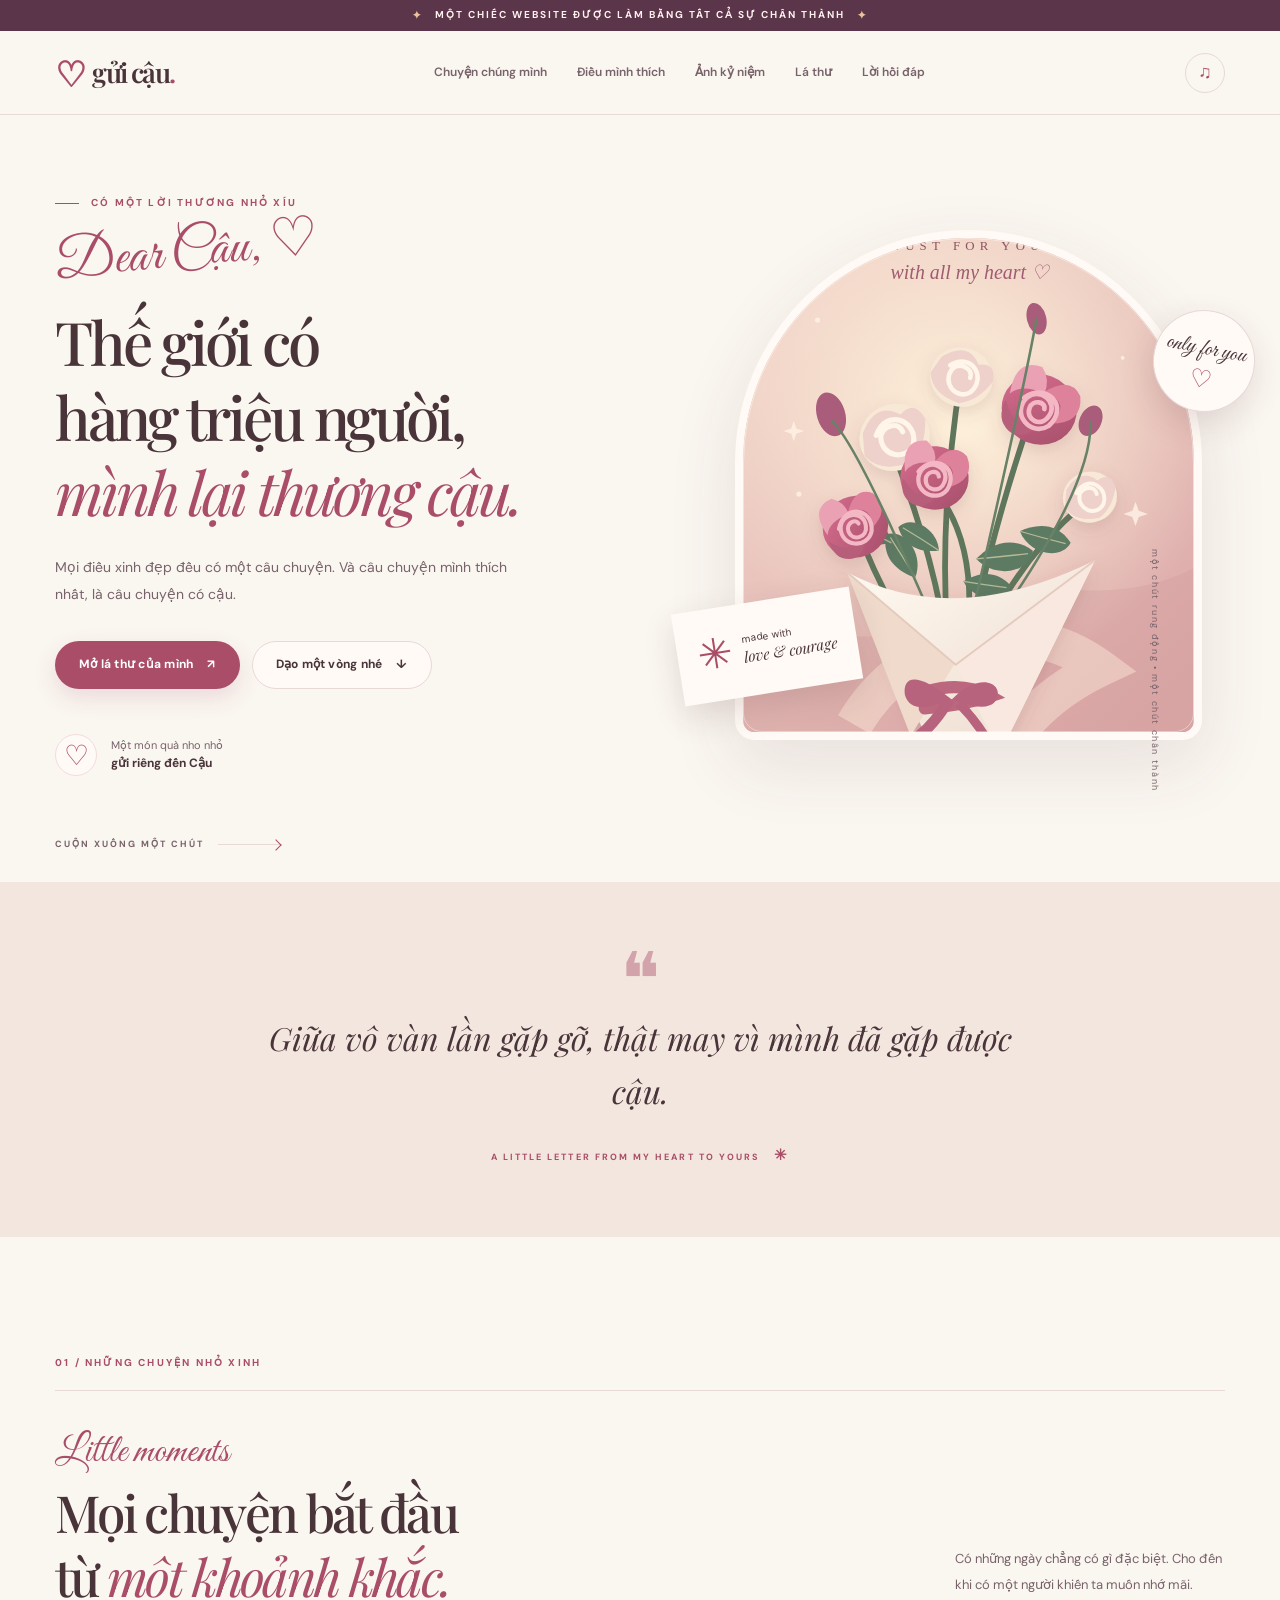
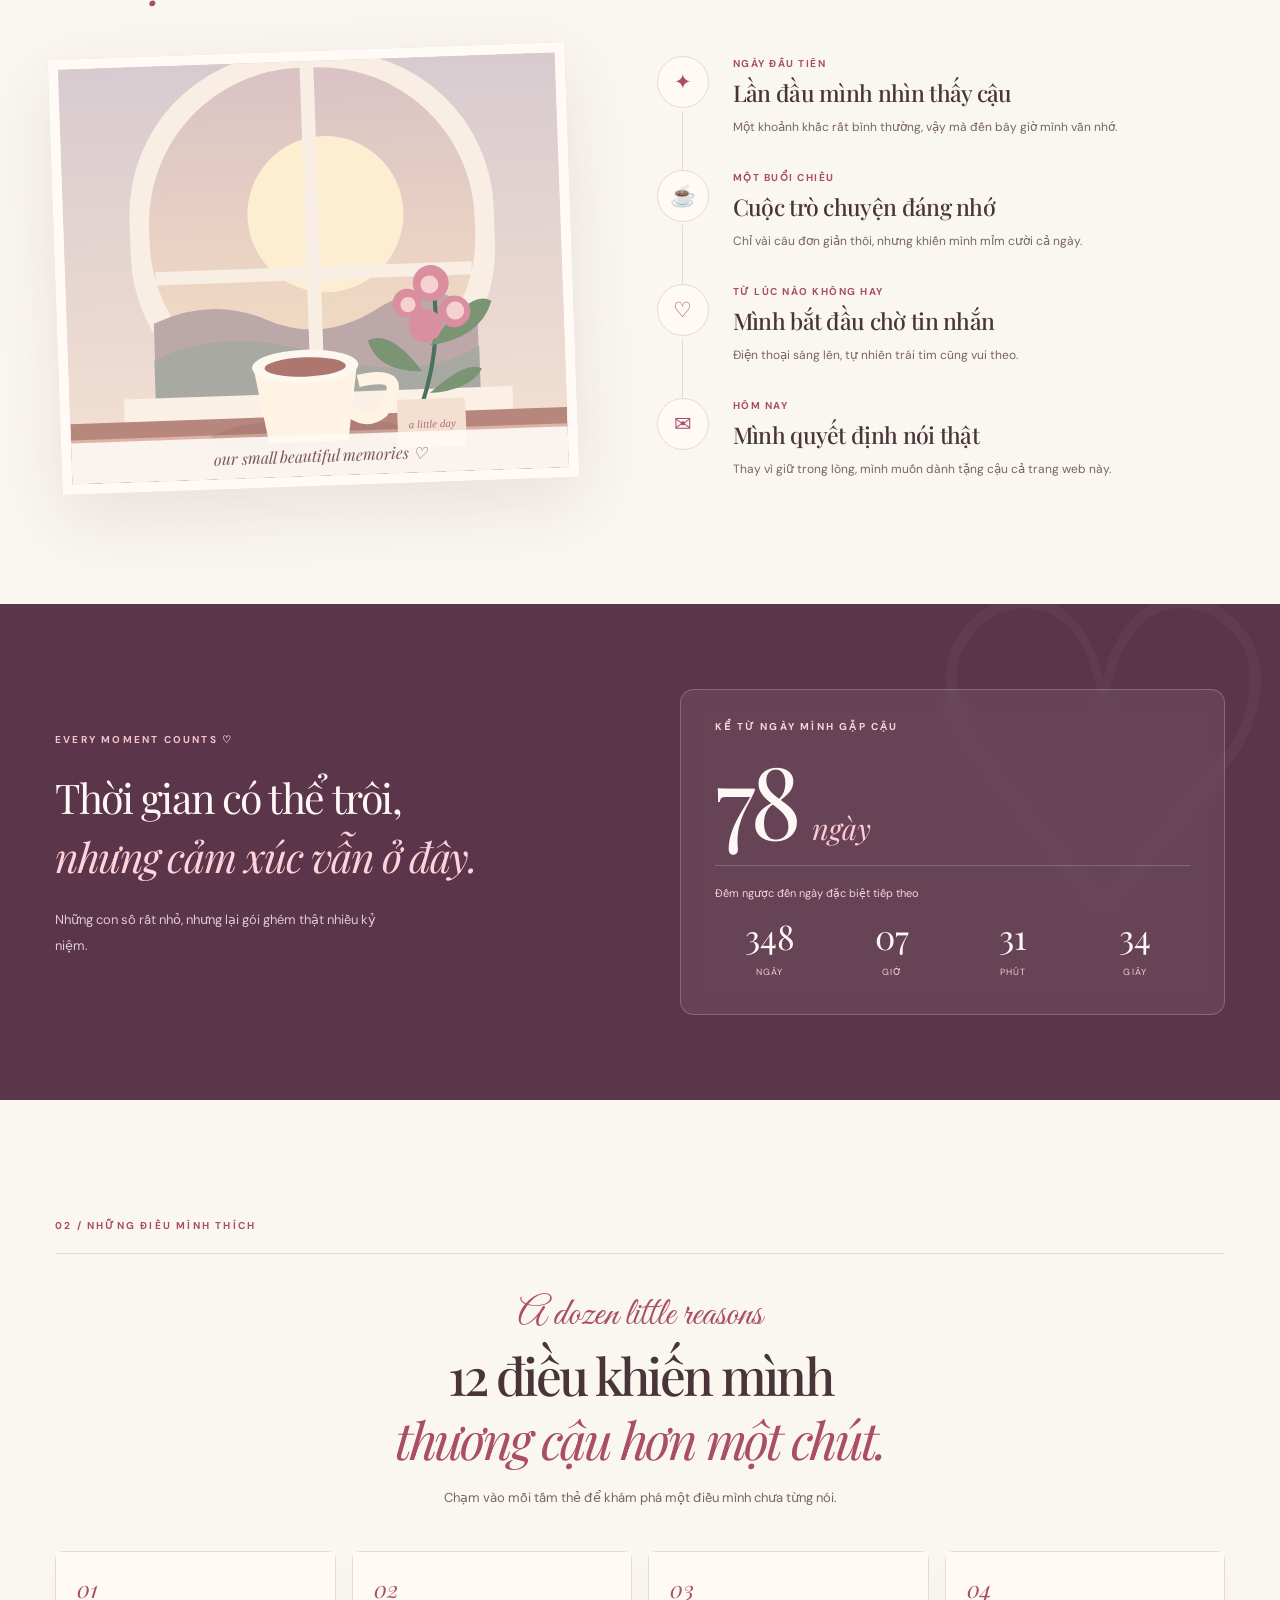
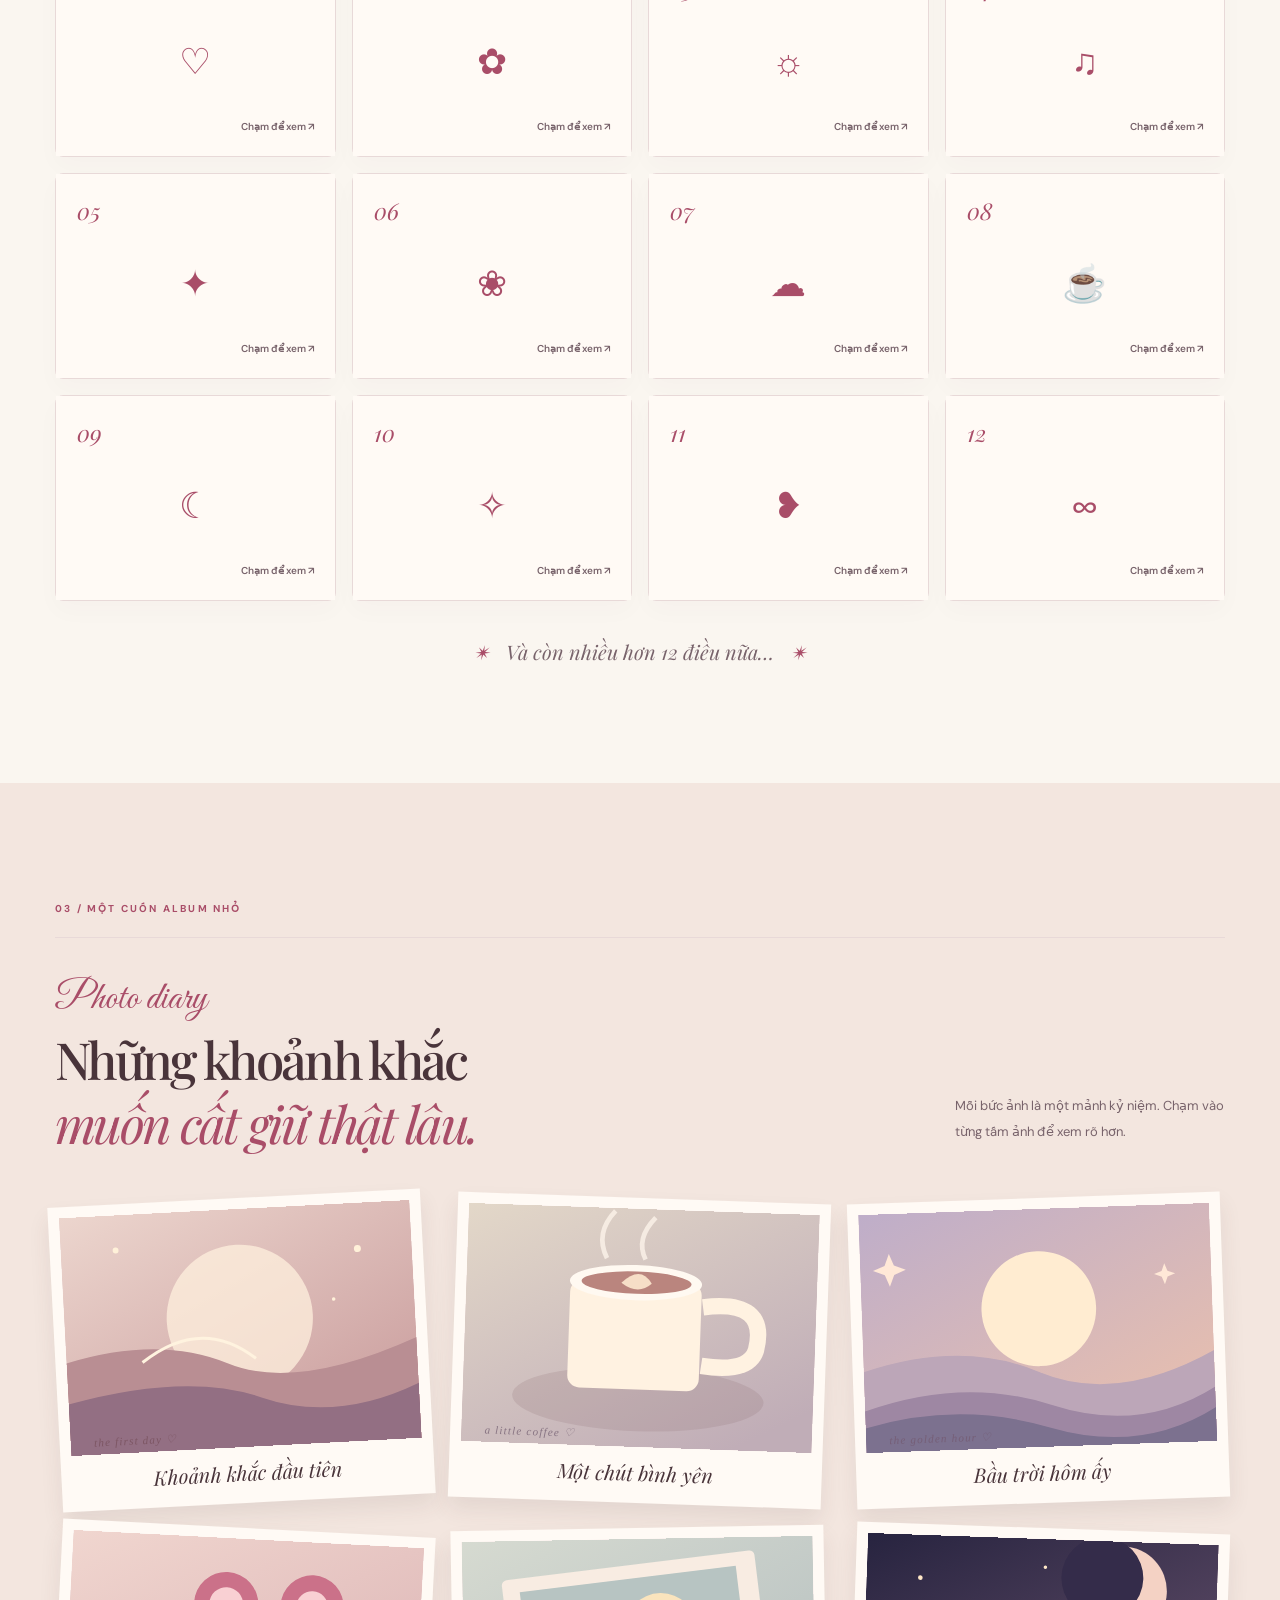
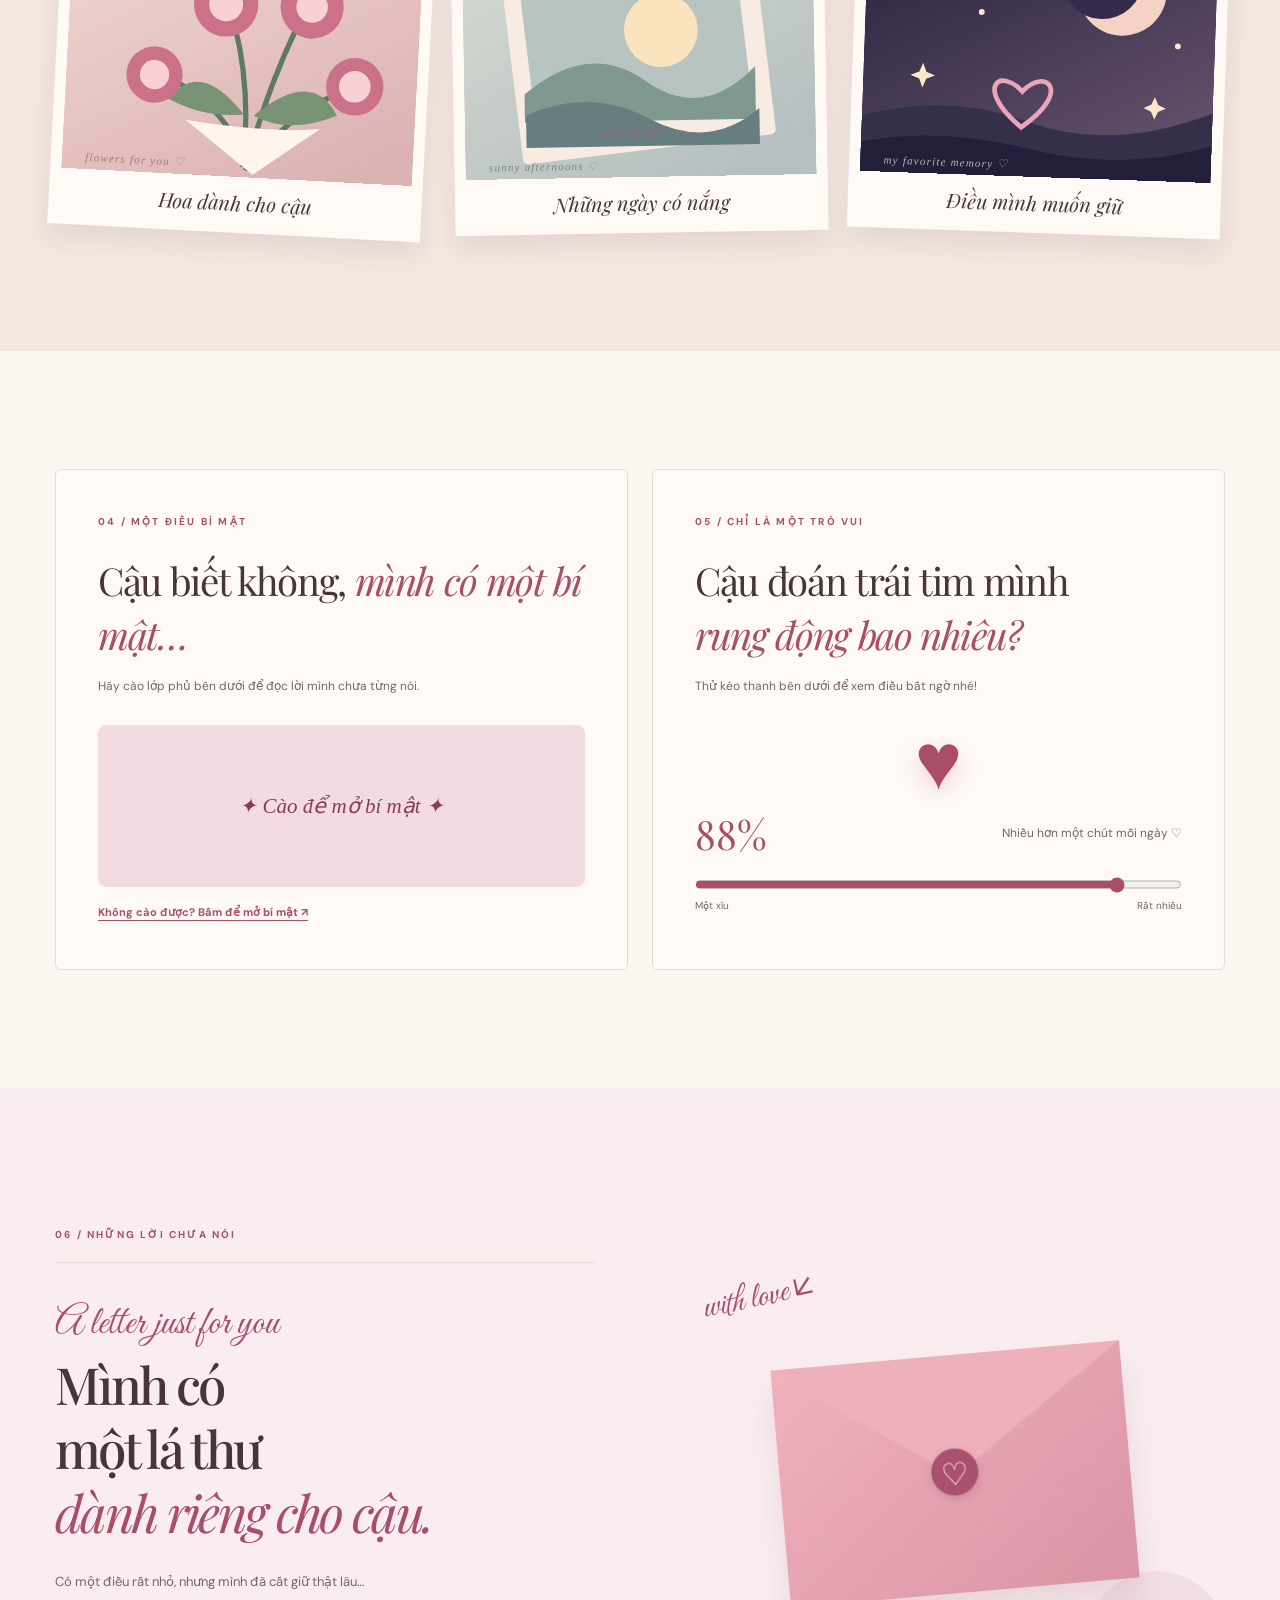
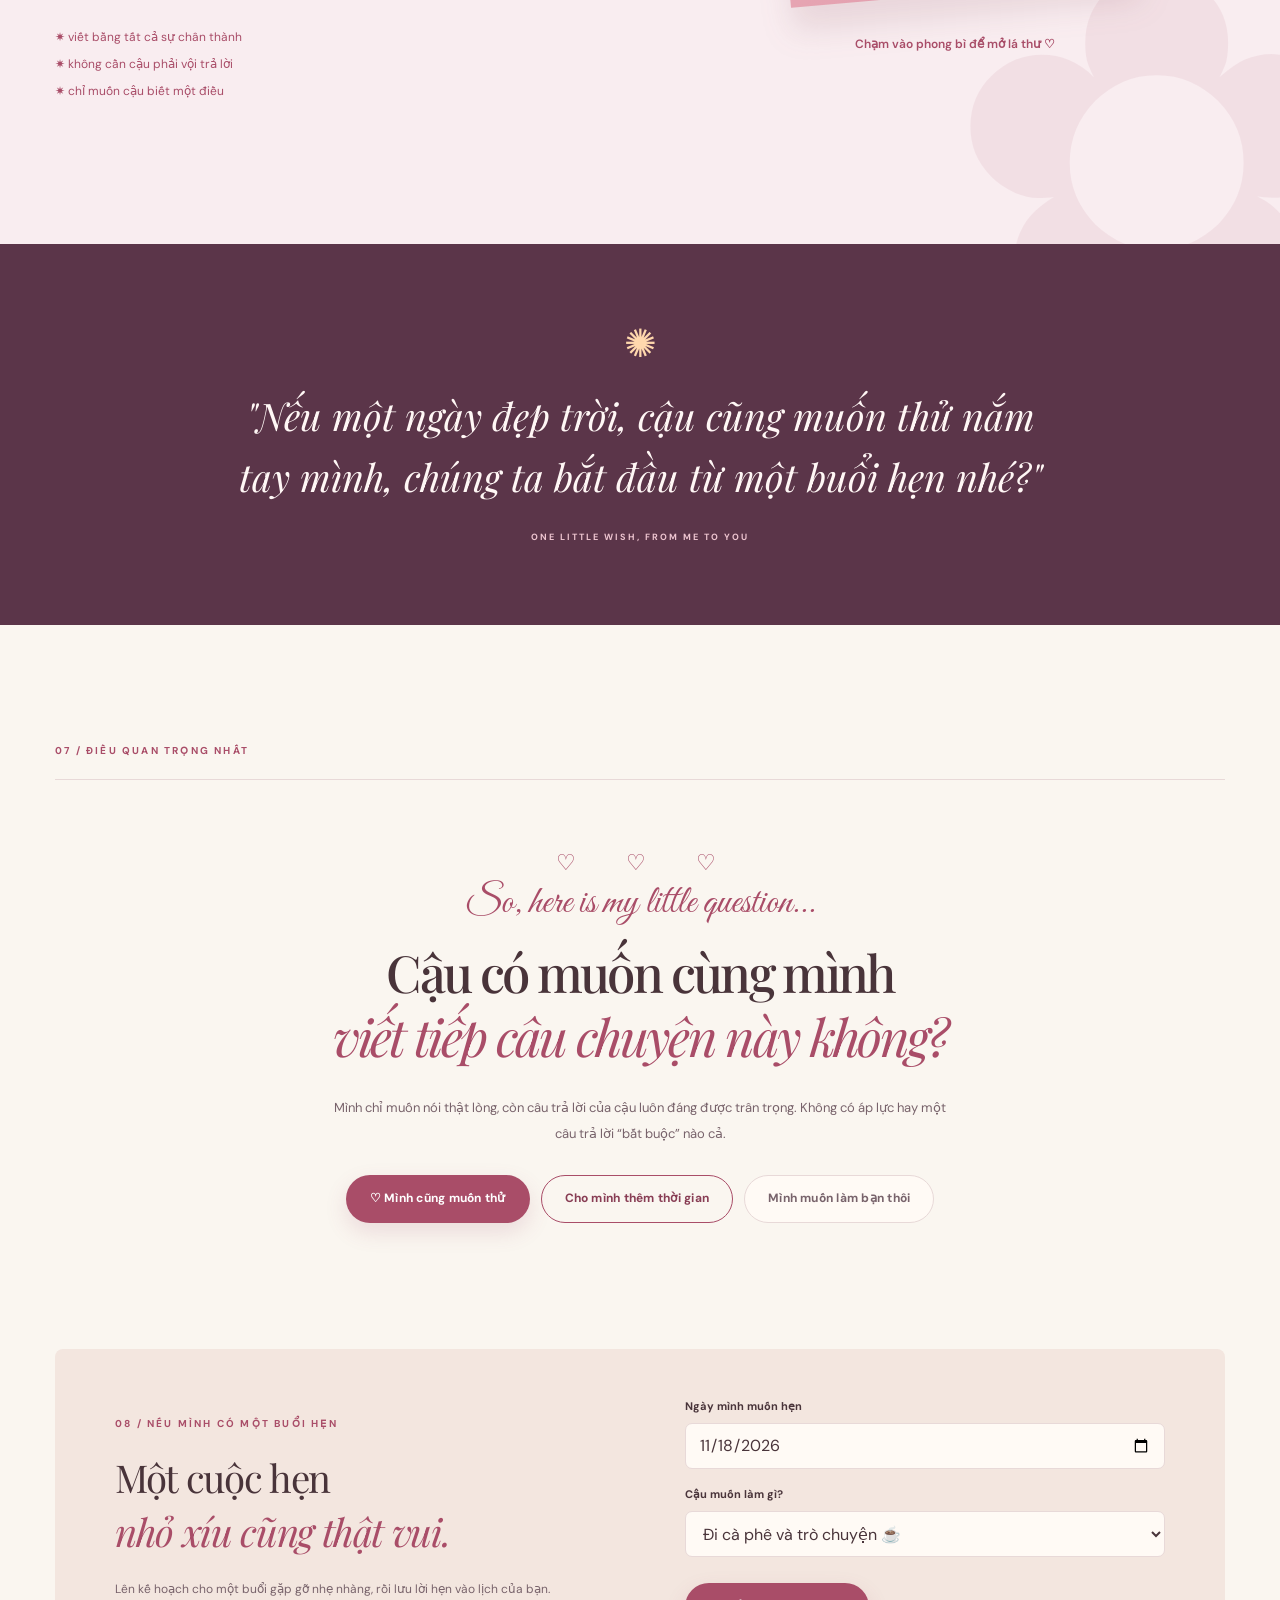
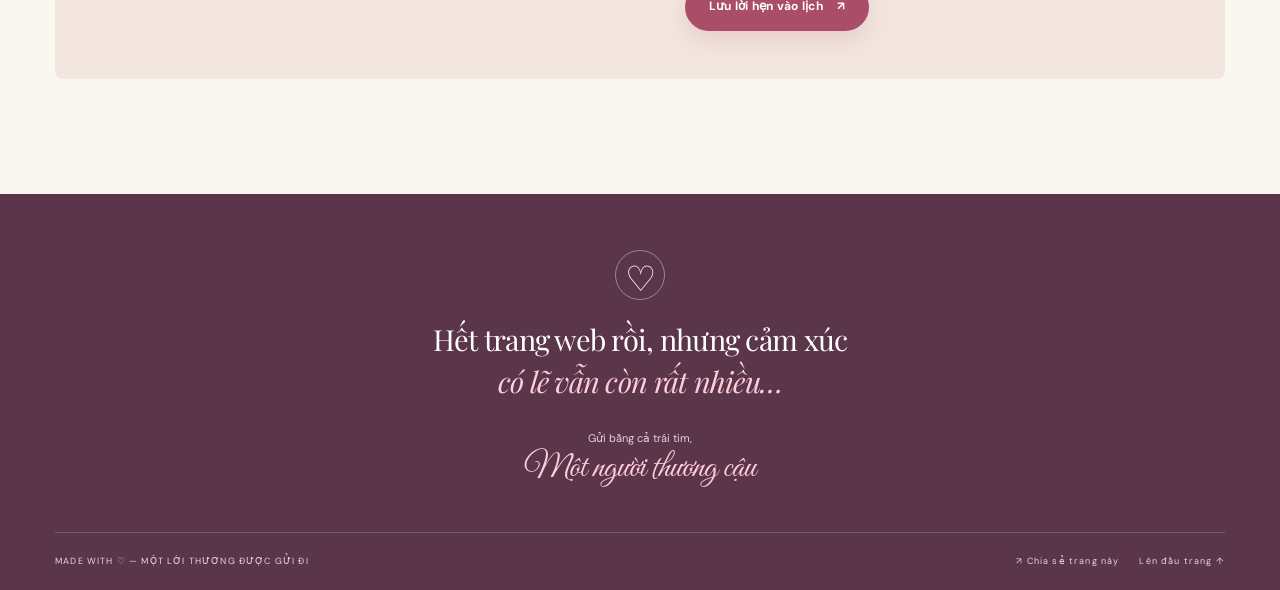
<file: index.html>
<!doctype html>
<html lang="vi">
<head>
  <meta charset="UTF-8" />
  <meta name="viewport" content="width=device-width, initial-scale=1.0" />
  <meta name="theme-color" content="#faf5ee" />
  <meta name="description" content="Một lá thư dành cho người đặc biệt: chuyện của chúng mình, những lời chưa nói và một lời tỏ tình chân thành." />
  <meta property="og:title" content="Có một điều mình muốn nói với cậu ♡" />
  <meta property="og:description" content="Mình có một món quà nho nhỏ gửi cậu. Mở ra nhé!" />
  <title>Gửi cậu, một điều thật lòng ♡</title>
  <link rel="icon" href="assets/favicon.svg" type="image/svg+xml" />
  <link rel="stylesheet" href="style.css" />
  <script src="config.js" defer></script>
  <script src="script.js" defer></script>
</head>
<body>
  <div id="petals" class="petals" aria-hidden="true"></div>
  <div class="top-note"><span class="sparkle">✦</span> Một chiếc website được làm bằng tất cả sự chân thành <span class="sparkle">✦</span></div>
  <header class="site-header" id="top">
    <a href="#home" class="brand" aria-label="Về đầu trang"><span class="brand-icon">♡</span> gửi cậu <span class="brand-dot">.</span></a>
    <nav class="desktop-nav" aria-label="Điều hướng chính">
      <a href="#story">Chuyện chúng mình</a>
      <a href="#reasons">Điều mình thích</a>
      <a href="#gallery">Ảnh kỷ niệm</a>
      <a href="#letter">Lá thư</a>
      <a href="#question">Lời hồi đáp</a>
    </nav>
    <div class="header-actions">
      <button id="musicBtn" class="icon-btn" title="Bật / tắt giai điệu" aria-label="Bật nhạc" aria-pressed="false"><span id="musicIcon">♫</span></button>
      <button id="mobileMenuBtn" class="icon-btn mobile-menu-btn" aria-controls="mobileNav" aria-expanded="false" aria-label="Mở menu">☰</button>
    </div>
  </header>
  <nav id="mobileNav" class="mobile-nav" aria-label="Menu điện thoại" hidden>
    <a href="#story">Chuyện chúng mình</a><a href="#reasons">Điều mình thích</a><a href="#gallery">Ảnh kỷ niệm</a><a href="#letter">Lá thư</a><a href="#question">Lời hồi đáp</a>
  </nav>

  <main>
    <section id="home" class="hero section-wrap">
      <div class="hero-copy reveal">
        <div class="eyebrow"><span class="eyebrow-line"></span> CÓ MỘT LỜI THƯƠNG NHỎ XÍU</div>
        <div class="hero-script">Dear <span data-bind="crushName">Cậu</span>, ♡</div>
        <h1><span data-bind="heroTitle1">Thế giới có</span><br/><span data-bind="heroTitle2">hàng triệu người,</span><br/><em data-bind="heroTitle3">mình lại thương cậu.</em></h1>
        <p class="hero-lead" data-bind="tagline">Mọi điều xinh đẹp đều có một câu chuyện. Và câu chuyện mình thích nhất, là câu chuyện có cậu.</p>
        <div class="hero-buttons">
          <a class="btn btn-primary" href="#letter" id="goToLetter">Mở lá thư của mình <span>↗</span></a>
          <a class="btn btn-soft" href="#story">Dạo một vòng nhé <span>↓</span></a>
        </div>
        <div class="hero-signoff"><span class="avatar-heart">♡</span><div>Một món quà nho nhỏ<br/><strong>gửi riêng đến <span data-bind="crushName">Cậu</span></strong></div></div>
      </div>
      <div class="hero-visual reveal delay-1">
        <div class="hero-arch"><img class="hero-art" src="assets/bouquet.svg" alt="Minh họa bó hoa hồng và phong thư xinh xắn" /></div>
        <div class="sticker sticker-left"><span class="sticker-star">✳</span><span>made with<br/><strong>love & courage</strong></span></div>
        <div class="sticker sticker-right">only for you <span>♡</span></div>
        <div class="hero-side-text">một chút rung động • một chút chân thành</div>
      </div>
      <a class="scroll-prompt" href="#intro"><span>CUỘN XUỐNG MỘT CHÚT</span><span class="scroll-line"></span></a>
    </section>

    <section id="intro" class="quote-band">
      <div class="quote-decor">❝</div><p data-bind="quote">Giữa vô vàn lần gặp gỡ, thật may vì mình đã gặp được cậu.</p>
      <div class="quote-sub">A LITTLE LETTER FROM MY HEART TO YOURS <span>✳</span></div>
    </section>

    <section id="story" class="story-section section-wrap section-space">
      <div class="section-topline">01 / NHỮNG CHUYỆN NHỎ XINH</div>
      <div class="section-heading-row"><div><p class="script-label">Little moments</p><h2>Mọi chuyện bắt đầu<br/>từ <em>một khoảnh khắc.</em></h2></div><p class="section-description">Có những ngày chẳng có gì đặc biệt. Cho đến khi có một người khiến ta muốn nhớ mãi.</p></div>
      <div class="story-layout">
        <div class="story-art-frame"><img src="assets/memory-window.svg" alt="Minh họa cửa sổ, tách trà và hoa ngày nắng" loading="lazy" /><div class="art-caption">our small beautiful memories ♡</div></div>
        <div class="timeline" id="timeline"></div>
      </div>
    </section>

    <section class="counter-section" id="countdownSection">
      <div class="section-wrap counter-wrap">
        <div class="counter-message"><div class="small-upper">EVERY MOMENT COUNTS ♡</div><h2>Thời gian có thể trôi,<br/><em>nhưng cảm xúc vẫn ở đây.</em></h2><p>Những con số rất nhỏ, nhưng lại gói ghém thật nhiều kỷ niệm.</p></div>
        <div class="counter-panel"><div class="counter-tiny">KỂ TỪ NGÀY MÌNH GẶP CẬU</div><div class="counter-big"><span id="daysTogether">—</span><span class="counter-unit">ngày</span></div><div class="counter-hr"></div><div class="next-label">Đếm ngược đến ngày đặc biệt tiếp theo</div><div class="mini-timer"><div><strong id="countDays">00</strong><span>Ngày</span></div><div><strong id="countHours">00</strong><span>Giờ</span></div><div><strong id="countMinutes">00</strong><span>Phút</span></div><div><strong id="countSeconds">00</strong><span>Giây</span></div></div></div>
      </div>
    </section>

    <section id="reasons" class="section-wrap section-space reasons-section">
      <div class="section-topline">02 / NHỮNG ĐIỀU MÌNH THÍCH</div><div class="section-heading-center"><p class="script-label">A dozen little reasons</p><h2>12 điều khiến mình<br/><em>thương cậu hơn một chút.</em></h2><p>Chạm vào mỗi tấm thẻ để khám phá một điều mình chưa từng nói.</p></div>
      <div class="reason-grid" id="reasonGrid"></div><div class="reason-bottom"><span>✴</span> Và còn nhiều hơn 12 điều nữa… <span>✴</span></div>
    </section>

    <section id="gallery" class="gallery-section section-space">
      <div class="section-wrap"><div class="section-topline">03 / MỘT CUỐN ALBUM NHỎ</div><div class="section-heading-row"><div><p class="script-label">Photo diary</p><h2>Những khoảnh khắc<br/><em>muốn cất giữ thật lâu.</em></h2></div><p class="section-description">Mỗi bức ảnh là một mảnh kỷ niệm. Chạm vào từng tấm ảnh để xem rõ hơn.</p></div>
      <div id="photoGrid" class="photo-grid"></div></div>
    </section>

    <section class="little-things-section section-space"><div class="section-wrap two-treasures"><div class="treasure-card secret-card"><div class="mini-label">04 / MỘT ĐIỀU BÍ MẬT</div><h3>Cậu biết không, <em>mình có một bí mật…</em></h3><p>Hãy cào lớp phủ bên dưới để đọc lời mình chưa từng nói.</p><div class="scratch-container" id="scratchContainer"><div class="scratch-message" data-bind="secret">Cậu không phải lựa chọn ngẫu nhiên. Cậu là điều dịu dàng mà trái tim mình luôn muốn hướng về.</div><canvas id="scratchCanvas" aria-label="Cào lớp màu để xem lời nhắn"></canvas></div><button class="text-action" id="revealSecret">Không cào được? Bấm để mở bí mật ↗</button></div>
      <div class="treasure-card love-meter-card"><div class="mini-label">05 / CHỈ LÀ MỘT TRÒ VUI</div><h3>Cậu đoán trái tim mình<br/><em>rung động bao nhiêu?</em></h3><p>Thử kéo thanh bên dưới để xem điều bất ngờ nhé!</p><div class="meter-heart" aria-hidden="true">♥</div><div class="meter-readout"><strong id="lovePercent">88%</strong><span id="meterText">Nhiều hơn một chút mỗi ngày ♡</span></div><input id="loveRange" class="love-range" type="range" min="0" max="100" value="88" aria-label="Độ rung động" /><div class="range-labels"><span>Một xíu</span><span>Rất nhiều</span></div></div></div></section>

    <section id="letter" class="letter-section section-space"><div class="section-wrap letter-layout"><div class="letter-intro"><div class="section-topline">06 / NHỮNG LỜI CHƯA NÓI</div><p class="script-label">A letter just for you</p><h2>Mình có<br/>một lá thư<br/><em>dành riêng cho cậu.</em></h2><p data-bind="heroLine">Có một điều rất nhỏ, nhưng mình đã cất giữ thật lâu…</p><div class="letter-bits">✷ viết bằng tất cả sự chân thành<br/>✷ không cần cậu phải vội trả lời<br/>✷ chỉ muốn cậu biết một điều</div></div><div class="letter-stage"><div class="envelope-decoration">with love <span>↙</span></div><button class="envelope-button" id="openLetterBtn" aria-label="Mở phong thư để đọc lời tỏ tình"><span class="env-back"></span><span class="env-paper"><span class="paper-small">dear you,</span><span class="paper-heart">♡</span></span><span class="env-front"></span><span class="env-flap"></span><span class="seal">♡</span></button><div class="envelope-caption" id="letterPrompt">Chạm vào phong bì để mở lá thư ♡</div></div></div></section>

    <section class="wish-section"><div class="section-wrap wish-wrap"><span class="wish-star">✺</span><p>"<span data-bind="invitation">Nếu một ngày đẹp trời, cậu cũng muốn thử nắm tay mình, chúng ta bắt đầu từ một buổi hẹn nhé?</span>"</p><div>ONE LITTLE WISH, FROM ME TO YOU</div></div></section>

    <section id="question" class="question-section section-space section-wrap"><div class="section-topline">07 / ĐIỀU QUAN TRỌNG NHẤT</div><div class="question-body"><div class="tiny-hearts">♡ &nbsp; ♡ &nbsp; ♡</div><p class="script-label">So, here is my little question...</p><h2><span data-bind="crushName">Cậu</span> có muốn cùng mình<br/><em>viết tiếp câu chuyện này không?</em></h2><p>Mình chỉ muốn nói thật lòng, còn câu trả lời của cậu luôn đáng được trân trọng. Không có áp lực hay một câu trả lời “bắt buộc” nào cả.</p><div class="answer-options"><button class="btn btn-primary answer-btn" data-answer="yes">♡ Mình cũng muốn thử</button><button class="btn btn-outline answer-btn" data-answer="think">Cho mình thêm thời gian</button><button class="btn btn-light answer-btn" data-answer="friend">Mình muốn làm bạn thôi</button></div><div class="answer-preview" id="answerPreview" hidden></div></div></section>

    <section class="date-section section-wrap"><div class="date-card"><div><div class="mini-label">08 / NẾU MÌNH CÓ MỘT BUỔI HẸN</div><h3>Một cuộc hẹn<br/><em>nhỏ xíu cũng thật vui.</em></h3><p>Lên kế hoạch cho một buổi gặp gỡ nhẹ nhàng, rồi lưu lời hẹn vào lịch của bạn.</p></div><div class="date-form"><label for="dateWhen">Ngày mình muốn hẹn</label><input id="dateWhen" type="date" /><label for="dateIdea">Cậu muốn làm gì?</label><select id="dateIdea"><option value="Đi uống cà phê và trò chuyện">Đi cà phê và trò chuyện ☕</option><option value="Đi dạo ngắm hoàng hôn">Đi dạo ngắm hoàng hôn 🌆</option><option value="Đi xem phim">Đi xem phim 🎞️</option><option value="Đi ăn một món ngon">Đi ăn một món ngon 🍰</option><option value="Gặp nhau ở một nơi đặc biệt">Một nơi thật đặc biệt ✨</option></select><button id="calendarBtn" class="btn btn-primary" type="button">Lưu lời hẹn vào lịch <span>↗</span></button></div></div></section>
  </main>

  <footer class="footer"><div class="footer-top section-wrap"><div class="footer-mark">♡</div><p>Hết trang web rồi, nhưng cảm xúc<br/><em>có lẽ vẫn còn rất nhiều…</em></p><div class="footer-signature">Gửi bằng cả trái tim,<br/><strong data-bind="yourName">Một người thương cậu</strong></div></div><div class="footer-bottom section-wrap"><span>MADE WITH ♡ — MỘT LỜI THƯƠNG ĐƯỢC GỬI ĐI</span><div><button id="shareBtn" class="footer-link">↗ Chia sẻ trang này</button><a href="#top">Lên đầu trang ↑</a></div></div></footer>

  <button id="backToTop" class="back-to-top" title="Lên đầu trang" aria-label="Cuộn lên đầu trang">↑</button>

  <div class="modal-overlay" id="letterModal" hidden role="dialog" aria-modal="true" aria-labelledby="letterModalTitle"><div class="modal-card letter-modal-card"><button class="modal-close" data-close="letterModal" aria-label="Đóng">×</button><div class="letter-modal-top">A LITTLE LOVE LETTER <span>✷</span></div><div class="letter-paper"><div class="letter-flourish">♡</div><h2 id="letterModalTitle"></h2><div id="letterContent" class="letter-content"></div><div class="letter-sign">Thương mến,<br/><span id="letterSigner"></span></div></div><div class="modal-bottom-actions"><button class="btn btn-soft" id="copyLetterBtn">⧉ Sao chép lá thư</button><button class="btn btn-primary" data-close="letterModal">Mình đã đọc xong ♡</button></div></div></div>

  <div class="modal-overlay" id="photoModal" hidden role="dialog" aria-modal="true" aria-labelledby="photoModalTitle"><div class="modal-card photo-modal-card"><button class="modal-close" data-close="photoModal" aria-label="Đóng">×</button><h3 id="photoModalTitle">Một khoảnh khắc đáng nhớ</h3><img id="photoModalImage" alt="Ảnh kỷ niệm" /><p id="photoCaption"></p></div></div>


  <div class="modal-overlay" id="answerModal" hidden role="dialog" aria-modal="true" aria-labelledby="answerTitle"><div class="modal-card answer-modal-card"><button class="modal-close" data-close="answerModal" aria-label="Đóng">×</button><div class="answer-illustration" id="answerIcon">♡</div><p class="script-label">A lovely little reply</p><h2 id="answerTitle"></h2><p id="answerBody"></p><label class="answer-label" for="replyMessage">Bạn muốn nhắn thêm điều gì không? (không bắt buộc)</label><textarea id="replyMessage" rows="3" placeholder="Viết lời nhắn ở đây nhé…"></textarea><p class="privacy-note">Không có máy chủ thu thập câu trả lời. Muốn gửi câu trả lời đến chủ nhân website, hãy dùng nút email hoặc sao chép bên dưới.</p><div class="answer-actions"><button class="btn btn-primary" id="sendReplyBtn">✉ Gửi qua email</button><button class="btn btn-soft" id="copyReplyBtn">⧉ Sao chép câu trả lời</button></div><div id="emailWarning" class="email-warning" hidden>Người tạo trang chưa thêm email. Bạn có thể sao chép lời hồi đáp và gửi qua tin nhắn.</div></div></div>

  <div id="toast" class="toast" role="status" aria-live="polite"></div>
  <div id="confetti" class="confetti" aria-hidden="true"></div>
</body>
</html>
</file>
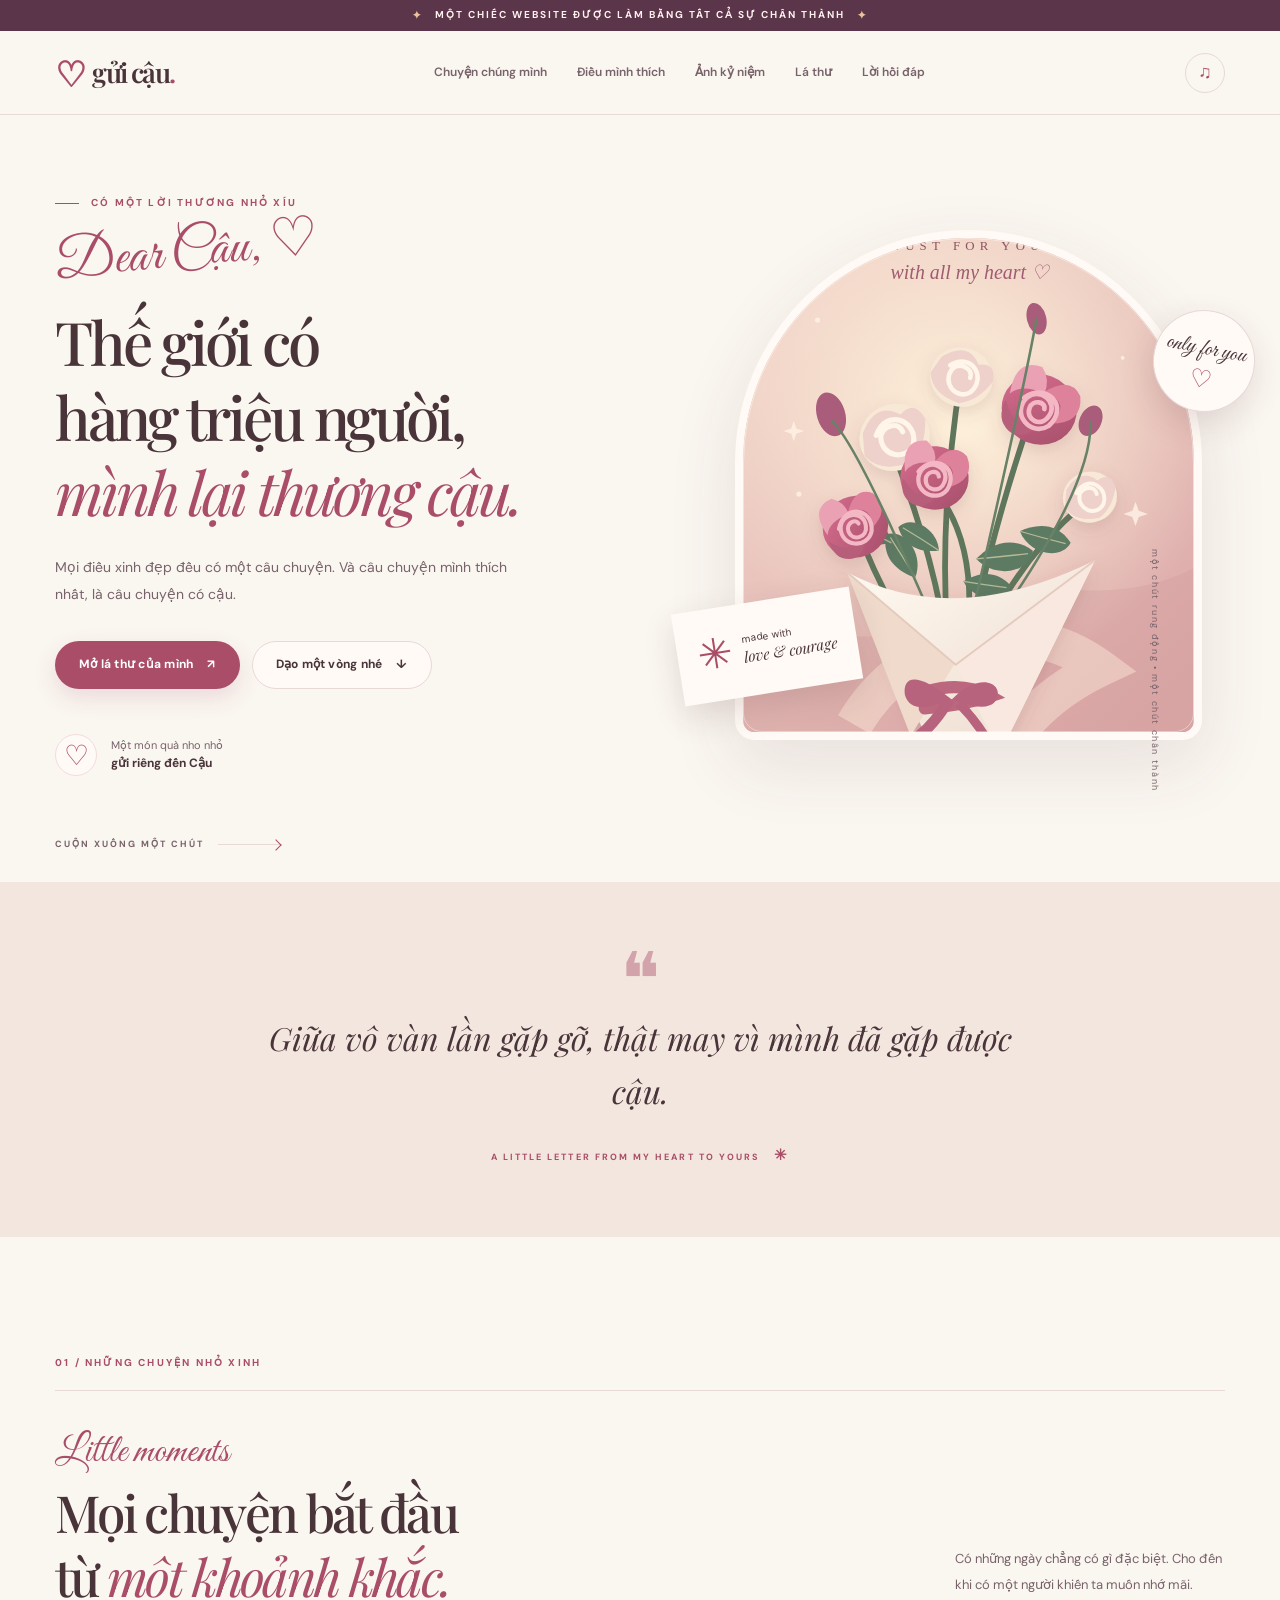
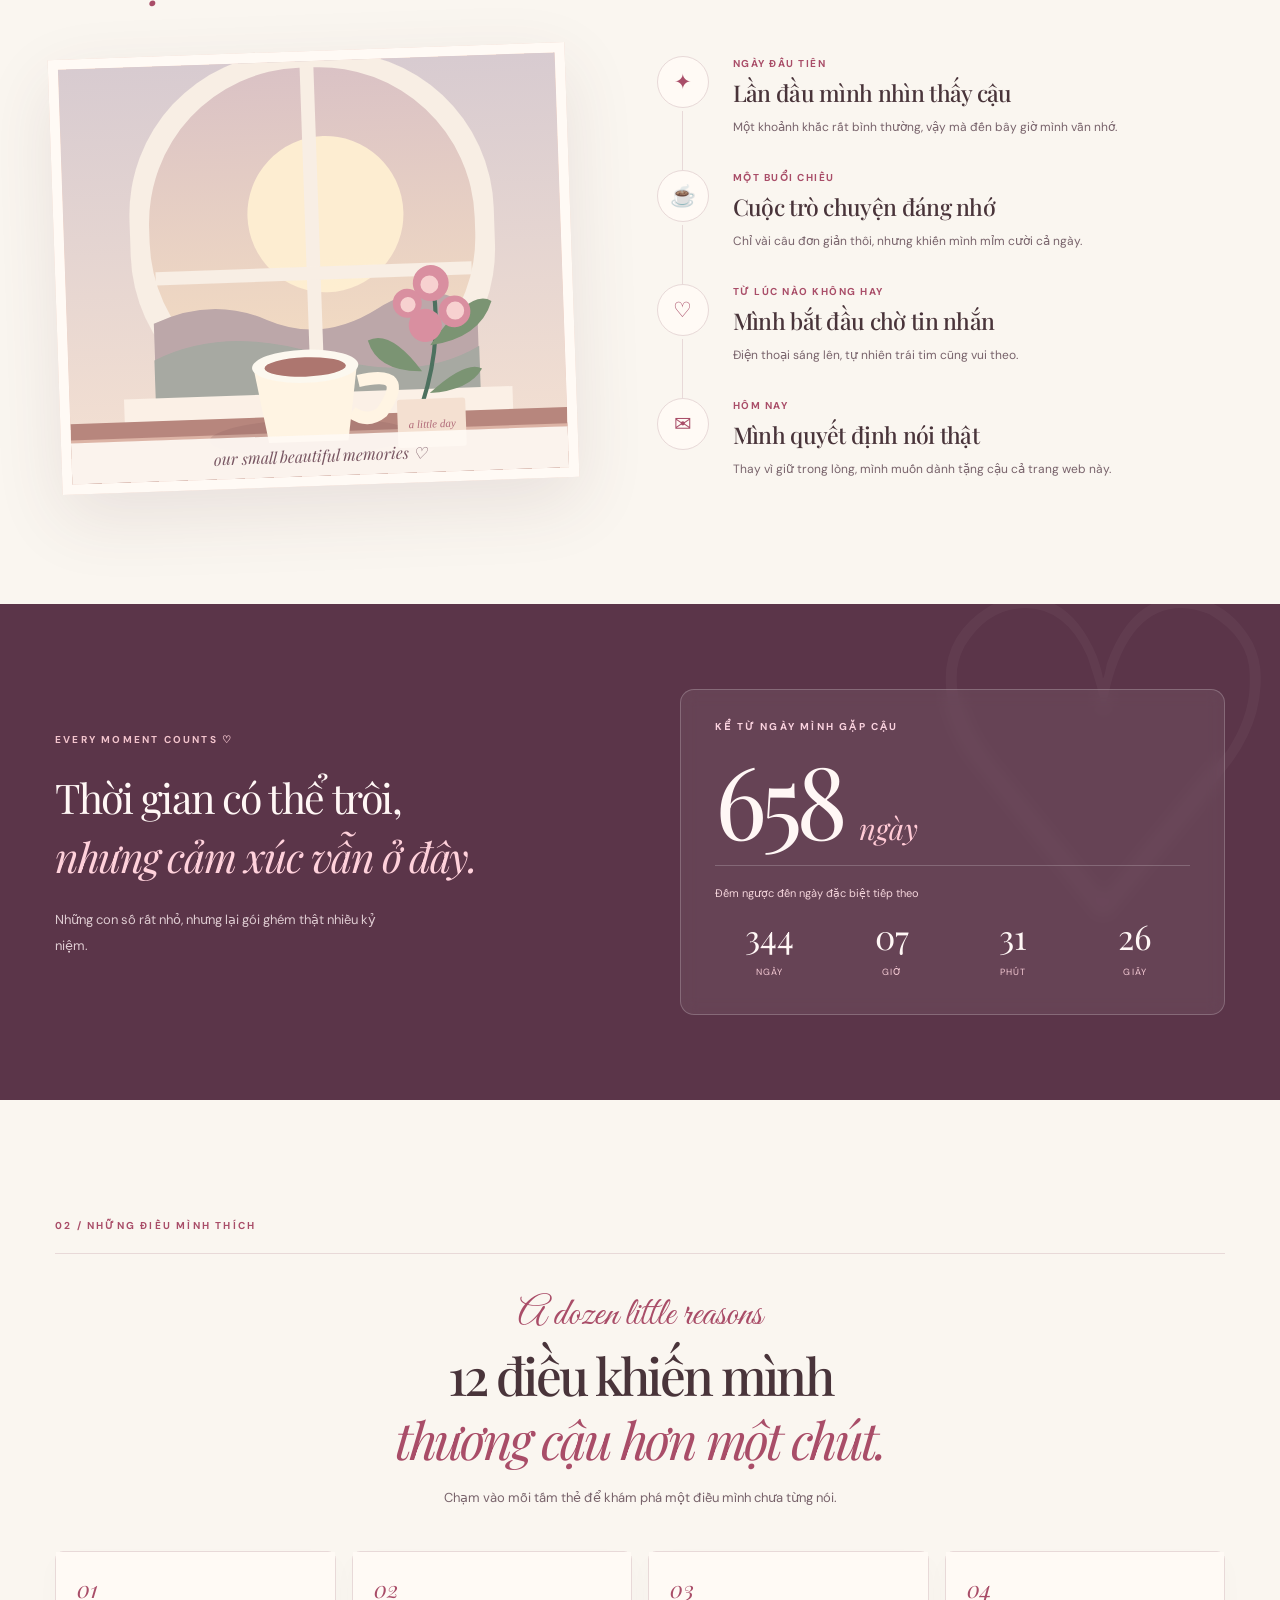
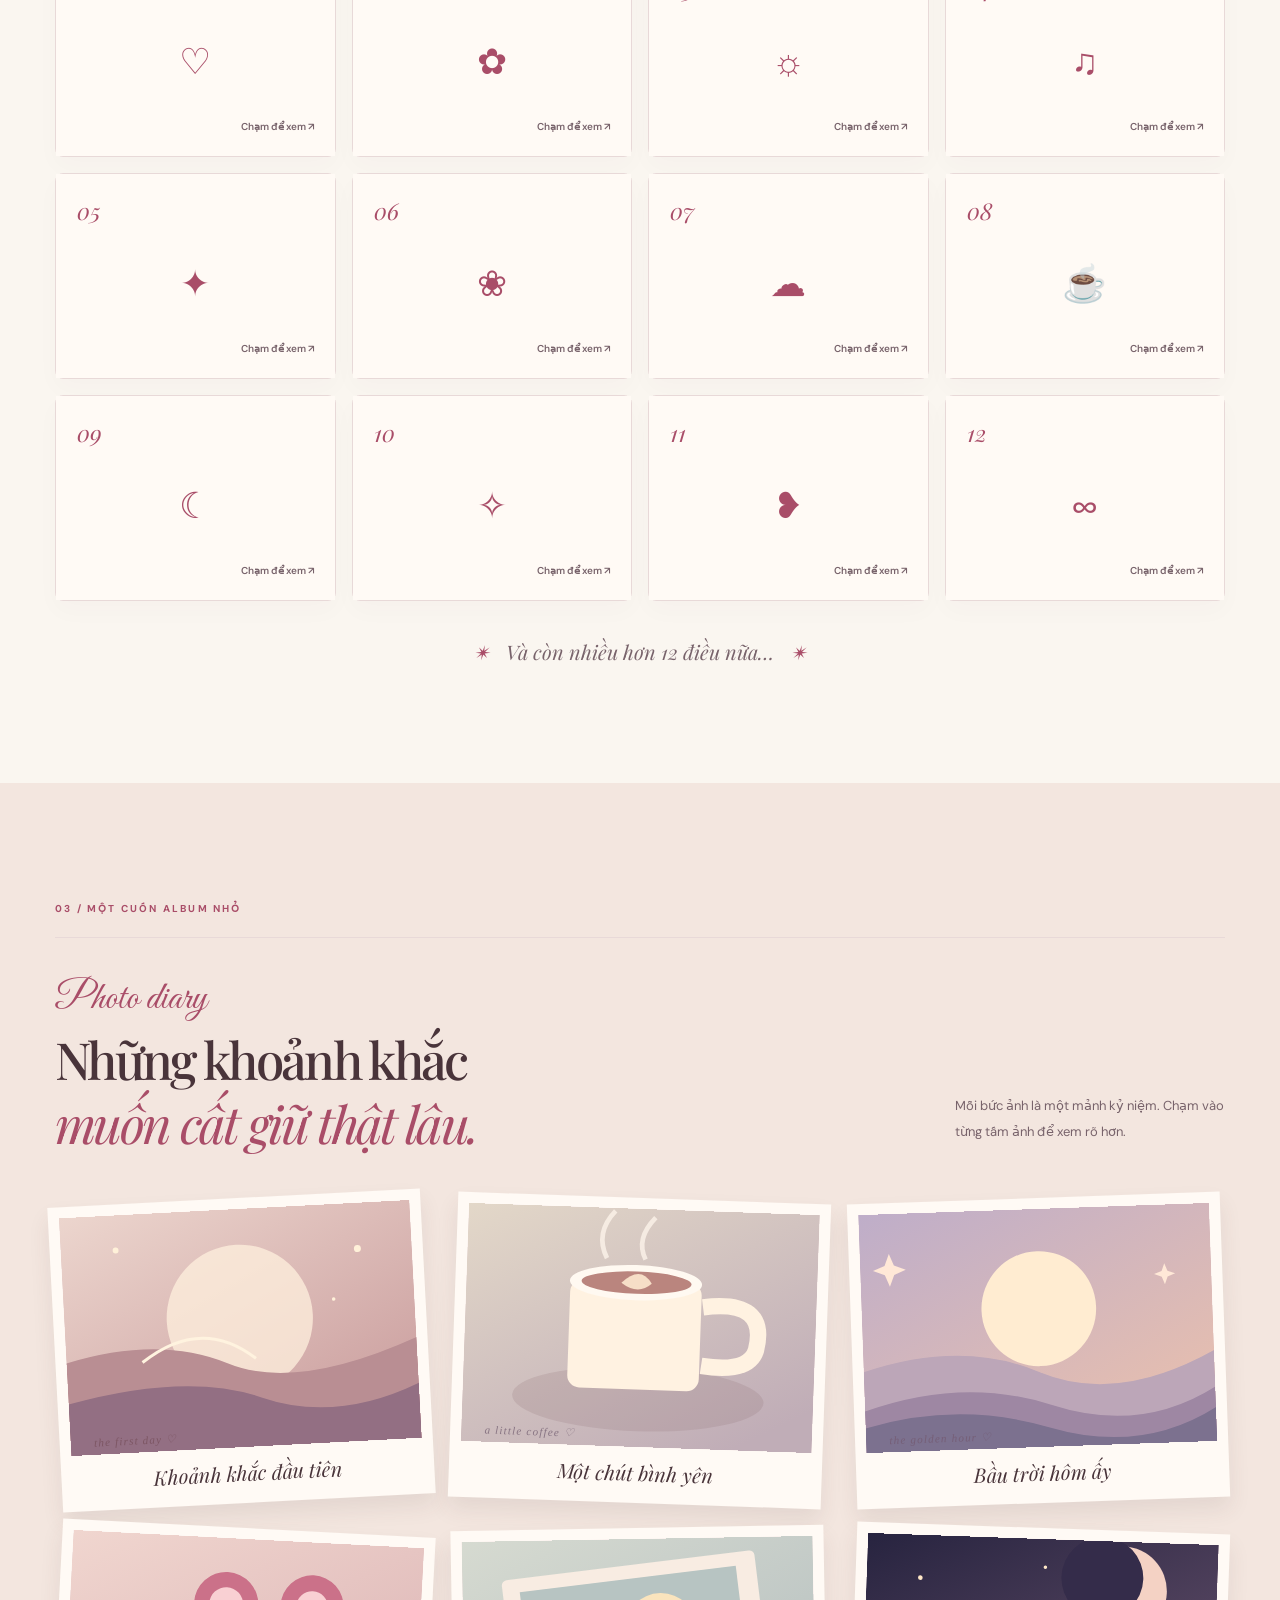
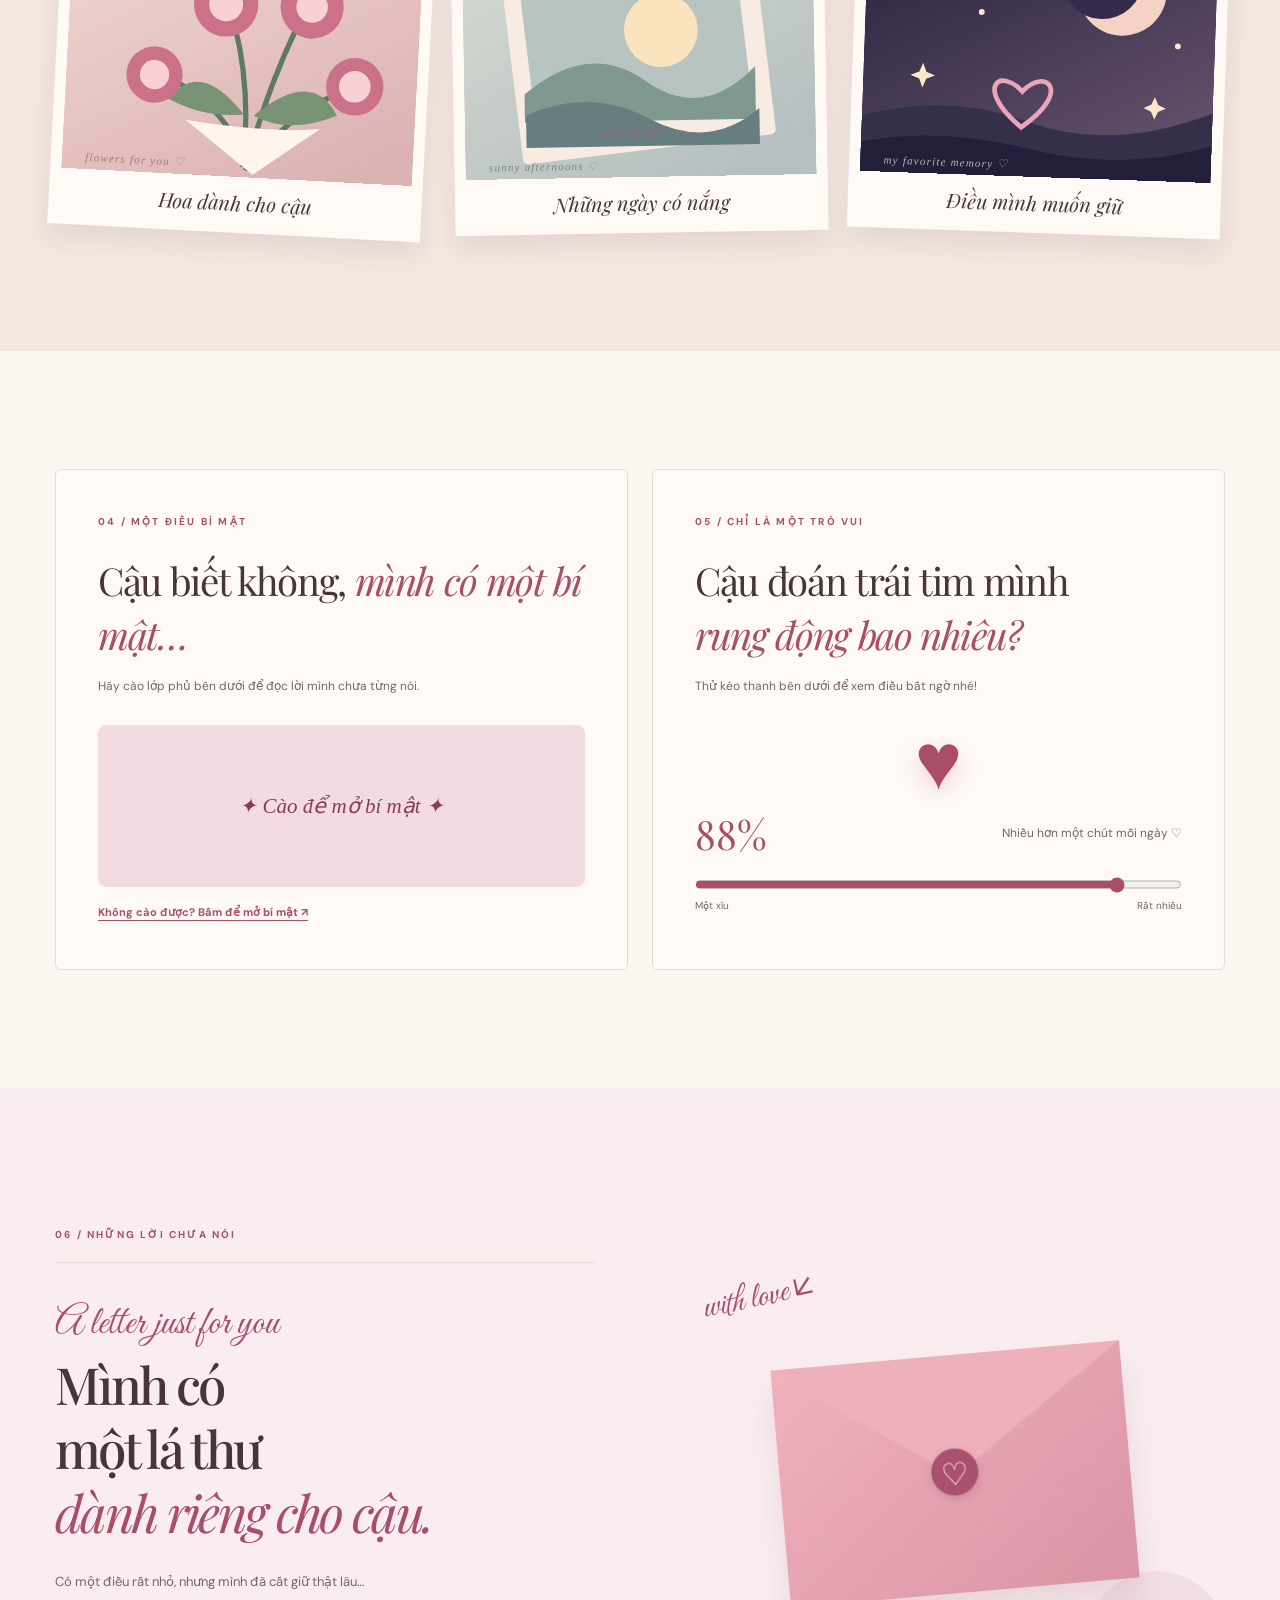
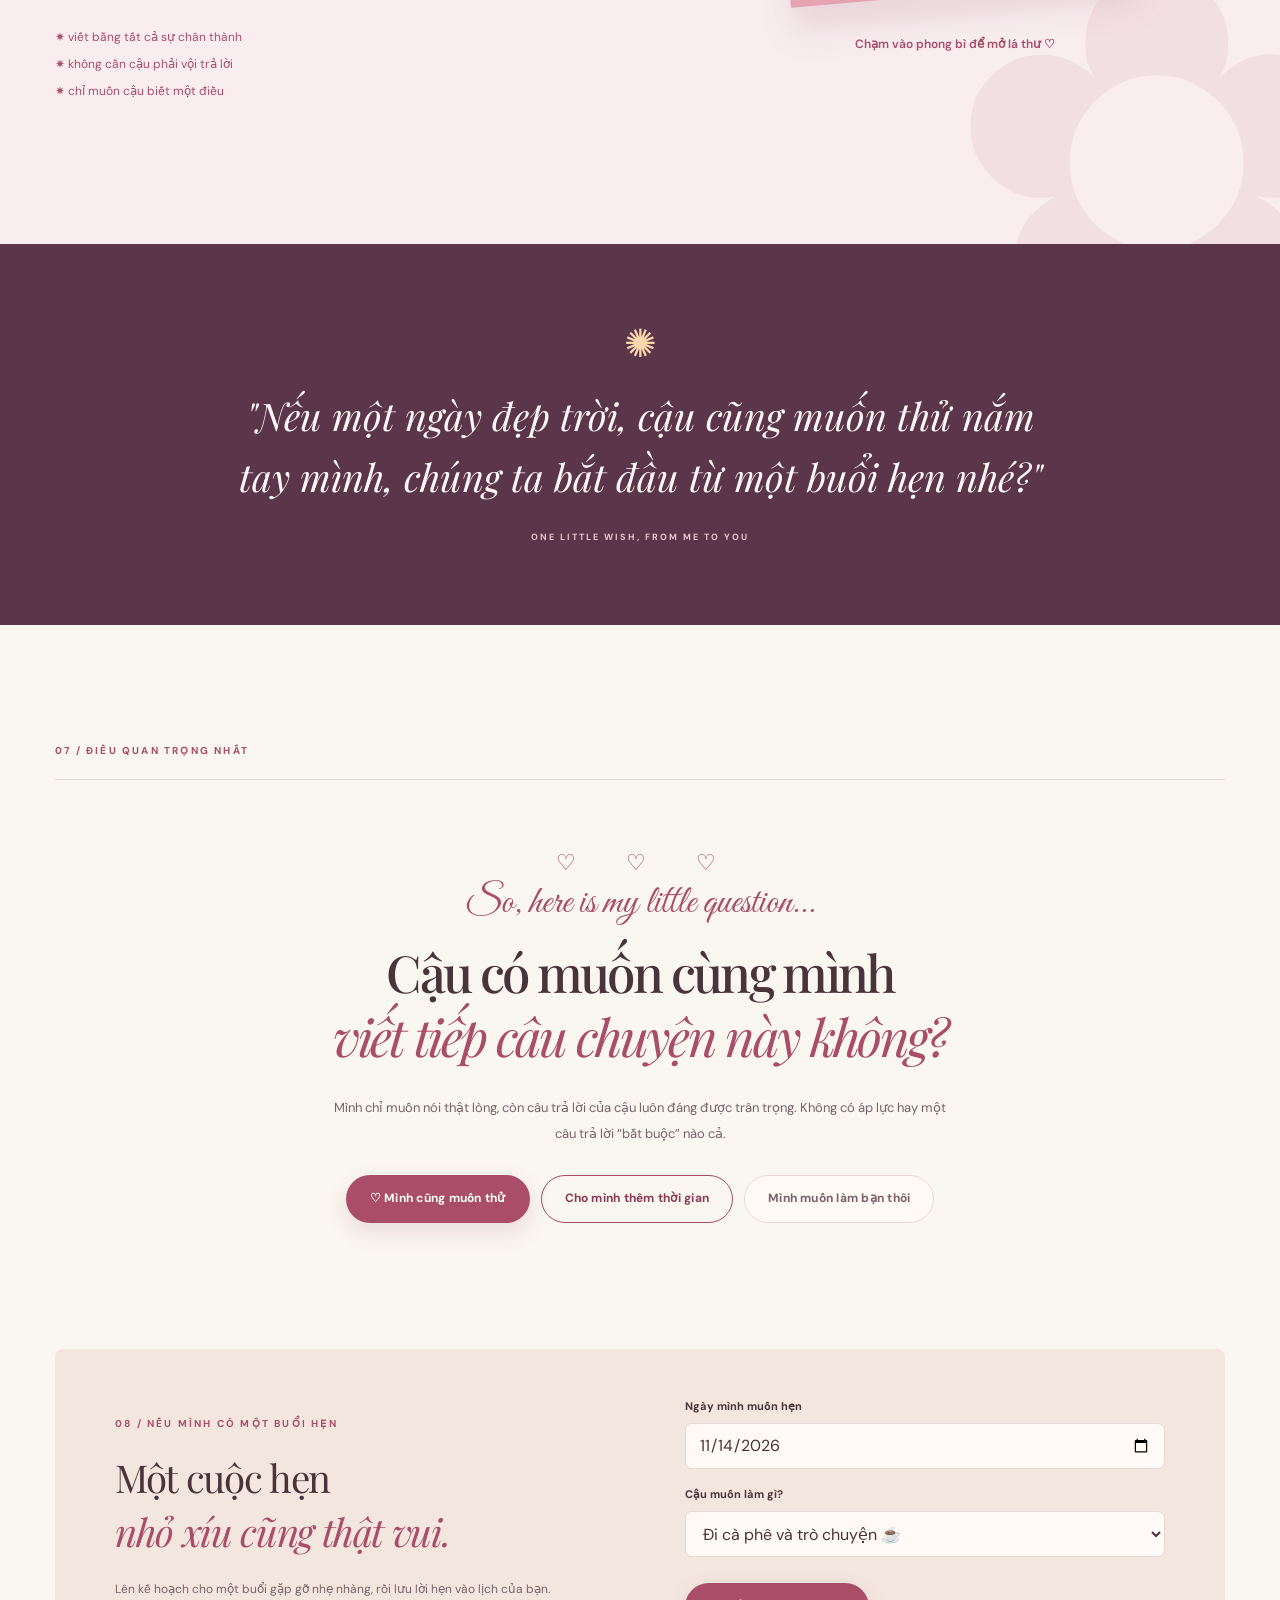
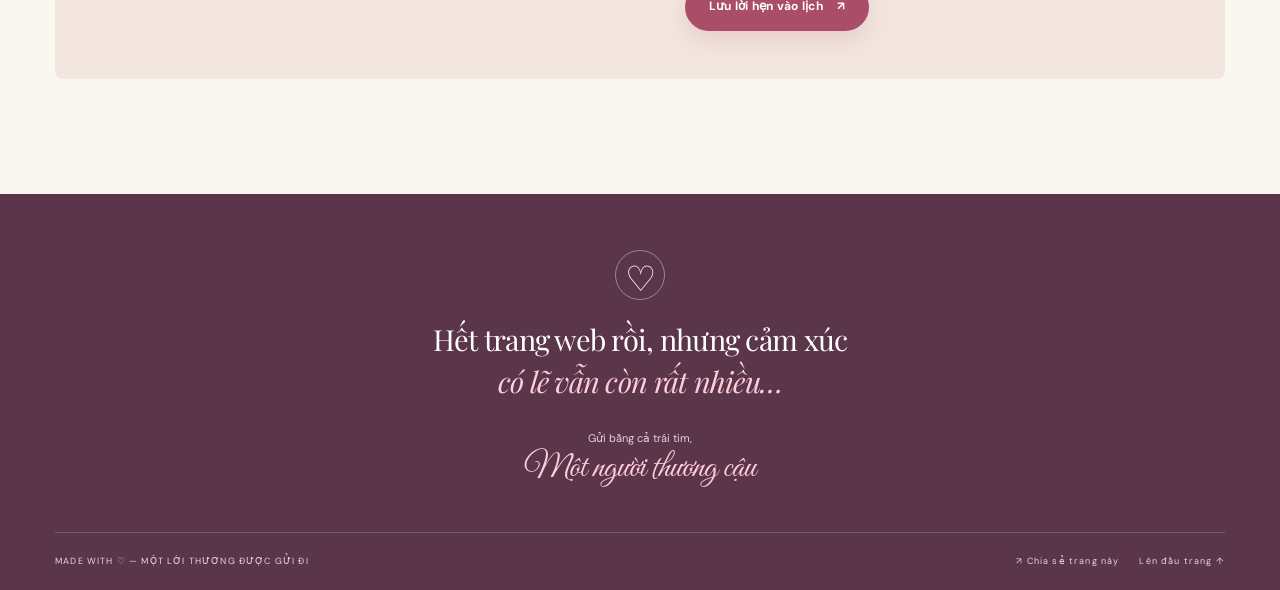
<file: mo-ngay.html>
<!doctype html>
<html lang="vi">
<head>
  <meta charset="UTF-8" />
  <meta name="viewport" content="width=device-width, initial-scale=1.0" />
  <meta name="theme-color" content="#faf5ee" />
  <meta name="description" content="Một lá thư dành cho người đặc biệt: chuyện của chúng mình, những lời chưa nói và một lời tỏ tình chân thành." />
  <meta property="og:title" content="Có một điều mình muốn nói với cậu ♡" />
  <meta property="og:description" content="Mình có một món quà nho nhỏ gửi cậu. Mở ra nhé!" />
  <title>Gửi cậu, một điều thật lòng ♡</title>
  <link rel="icon" href="[data-uri]" type="image/svg+xml" />
  <style>@import url('https://fonts.googleapis.com/css2?family=DM+Sans:wght@400;500;600;700&family=Great+Vibes&family=Playfair+Display:ital,wght@0,400;0,500;0,600;0,700;1,400;1,500;1,600&display=swap');
:root{--bg:#faf6f0;--paper:#fffaf5;--paper-dark:#f3e6df;--ink:#49343a;--ink-soft:#78636b;--accent:#a94d68;--accent-dark:#883d54;--accent-pale:#f2dce1;--accent-soft:#f9edf0;--line:#e8d9d8;--dark:#5b3549;--shadow:0 24px 70px rgba(92,51,60,.11);--radius:20px;--font-display:'Playfair Display',Georgia,'Times New Roman',serif;--font-body:'DM Sans',Arial,sans-serif;--font-script:'Great Vibes','Brush Script MT',cursive}
:root[data-theme="lavender"]{--bg:#f9f6fc;--paper:#fffaff;--paper-dark:#eee5f7;--ink:#46374f;--ink-soft:#776782;--accent:#9360af;--accent-dark:#704591;--accent-pale:#e8dcf1;--accent-soft:#f4ecf9;--line:#e5dbe9;--dark:#604075}
:root[data-theme="midnight"]{--bg:#17172d;--paper:#222039;--paper-dark:#292641;--ink:#f9ebef;--ink-soft:#c2adbf;--accent:#ecacbc;--accent-dark:#d787a0;--accent-pale:#574155;--accent-soft:#2c263e;--line:#40394f;--dark:#30273c;--shadow:0 24px 70px rgba(0,0,0,.20)}
*{box-sizing:border-box}html{scroll-behavior:smooth;scroll-padding-top:96px}body{margin:0;min-width:320px;background:var(--bg);color:var(--ink);font-family:var(--font-body);line-height:1.65;overflow-x:hidden}body.modal-open{overflow:hidden}::selection{background:var(--accent-pale);color:var(--ink)}button,input,textarea,select{font:inherit}button{cursor:pointer}a{color:inherit;text-decoration:none}img{max-width:100%;display:block}[hidden]{display:none!important}button:focus-visible,a:focus-visible,input:focus-visible,textarea:focus-visible,select:focus-visible{outline:3px solid var(--accent);outline-offset:3px}h1,h2,h3,p{margin-top:0}.section-wrap{width:min(1170px,calc(100% - 80px));margin-inline:auto}.section-space{padding-top:118px;padding-bottom:118px}.top-note{height:31px;background:var(--dark);color:#fff2ee;display:flex;align-items:center;justify-content:center;gap:12px;font-size:10px;letter-spacing:.2em;text-transform:uppercase;font-weight:700}.sparkle{color:#ebc39c;font-size:11px}.site-header{height:84px;display:flex;align-items:center;justify-content:space-between;padding:0 max(40px,calc((100vw - 1170px)/2));background:var(--bg);border-bottom:1px solid var(--line);position:sticky;top:0;z-index:50;backdrop-filter:blur(16px)}.brand{font-family:var(--font-display);font-size:27px;font-weight:600;white-space:nowrap;letter-spacing:-.06em;display:flex;gap:8px;align-items:center}.brand-icon{color:var(--accent);font-size:35px;line-height:1}.brand-dot{color:var(--accent);margin-left:-8px}.desktop-nav{display:flex;gap:30px;align-items:center}.desktop-nav a{font-size:12px;color:var(--ink-soft);font-weight:600;transition:color .2s}.desktop-nav a:hover{color:var(--accent)}.header-actions{display:flex;align-items:center;gap:10px}.icon-btn{width:40px;height:40px;border:1px solid var(--line);background:transparent;border-radius:50%;font-size:18px;color:var(--accent);display:grid;place-items:center;transition:background .2s,transform .2s}.icon-btn:hover{background:var(--accent-soft);transform:translateY(-2px)}.icon-btn.active{background:var(--accent);color:#fff}.settings-btn{padding:9px 15px;display:flex;align-items:center;gap:8px;font-size:11px;color:var(--accent-dark);font-weight:700;background:var(--accent-soft);border:1px solid var(--accent-pale);border-radius:99px}.settings-btn span:first-child{font-size:17px}.mobile-menu-btn,.mobile-nav{display:none}
.hero{min-height:720px;display:grid;grid-template-columns:1.08fr .92fr;align-items:center;gap:55px;padding-block:80px 106px;position:relative}.hero-copy{position:relative;z-index:2}.eyebrow,.small-upper,.mini-label,.section-topline,.counter-tiny{color:var(--accent);font-weight:700;letter-spacing:.22em;font-size:10px}.eyebrow{display:flex;align-items:center;gap:12px}.eyebrow-line{display:inline-block;width:24px;height:1px;background:var(--accent)}.hero-script,.script-label{font-family:var(--font-script);color:var(--accent);font-size:39px;font-weight:400;line-height:1.2}.hero-script{font-size:55px;margin-top:20px;margin-bottom:6px;transform:rotate(-5deg);transform-origin:left}.hero h1,.section-heading-row h2,.section-heading-center h2,.letter-intro h2,.question-body h2{font-family:var(--font-display);font-size:clamp(41px,4.7vw,64px);letter-spacing:-.052em;line-height:1.25;font-weight:500;margin:0}.hero h1 em,h2 em,h3 em,.footer-top p em{font-weight:400;color:var(--accent)}.hero-lead{max-width:480px;margin:25px 0 32px;color:var(--ink-soft);font-size:14px;line-height:1.95}.hero-buttons{display:flex;align-items:center;gap:12px;flex-wrap:wrap}.btn{min-height:48px;padding:12px 23px;border-radius:99px;border:1px solid transparent;font-size:12px;letter-spacing:.02em;font-weight:700;display:inline-flex;gap:14px;align-items:center;justify-content:center;transition:transform .22s,background .22s,box-shadow .22s;white-space:normal}.btn:hover{transform:translateY(-3px)}.btn-primary{background:var(--accent);color:white;box-shadow:0 9px 22px rgba(157,70,101,.15)}.btn-primary:hover{background:var(--accent-dark)}.btn-soft{border:1px solid var(--line);background:var(--paper);color:var(--ink)}.btn-soft:hover{background:var(--accent-soft)}.btn-outline{background:transparent;border-color:var(--accent);color:var(--accent-dark)}.btn-outline:hover{background:var(--accent-soft)}.btn-light{background:var(--paper);border-color:var(--line);color:var(--ink-soft)}.hero-signoff{display:flex;align-items:center;gap:14px;margin-top:45px;font-size:11px;color:var(--ink-soft);line-height:1.5}.hero-signoff strong{color:var(--ink);font-size:12px}.avatar-heart{height:42px;width:42px;border:1px solid var(--accent-pale);border-radius:50%;display:grid;place-items:center;background:var(--paper);color:var(--accent);font-size:28px}.hero-visual{position:relative;min-height:535px;display:flex;align-items:center;justify-content:center}.hero-arch{border-radius:240px 240px 20px 20px;width:91%;height:510px;background:#ead0c6;overflow:hidden;box-shadow:var(--shadow);border:8px solid var(--paper);position:relative}.hero-art{width:100%;height:100%;object-fit:cover}.hero-arch:after{content:'';position:absolute;inset:0;border:1px solid rgba(255,255,255,.4);border-radius:inherit;pointer-events:none}.sticker{position:absolute;z-index:2;background:var(--paper);color:var(--ink);box-shadow:0 12px 32px rgba(88,44,57,.15)}.sticker-left{left:-35px;bottom:60px;transform:rotate(-9deg);padding:17px 20px;display:flex;align-items:center;gap:11px;font-size:10px;line-height:1.4}.sticker-left strong{font-family:var(--font-display);font-size:15px;font-style:italic;font-weight:400}.sticker-star{color:var(--accent);font-size:42px}.sticker-right{right:-30px;top:92px;border-radius:50%;width:102px;height:102px;display:flex;align-items:center;justify-content:center;flex-direction:column;font-family:var(--font-script);font-size:23px;transform:rotate(11deg);border:1px solid var(--line)}.sticker-right span{font-family:var(--font-body);line-height:1;font-size:25px;color:var(--accent)}.hero-side-text{position:absolute;transform:rotate(90deg);right:-51px;bottom:75px;transform-origin:center;letter-spacing:.18em;font-size:9px;color:var(--ink-soft);white-space:nowrap}.scroll-prompt{position:absolute;bottom:30px;left:0;display:flex;align-items:center;gap:14px;font-size:9px;color:var(--ink-soft);letter-spacing:.22em;font-weight:700}.scroll-line{width:62px;height:1px;background:var(--line);position:relative}.scroll-line:after{content:'';position:absolute;right:0;top:-3px;width:7px;height:7px;border-bottom:1px solid var(--accent);border-right:1px solid var(--accent);transform:rotate(-45deg)}
.quote-band{background:var(--paper-dark);text-align:center;padding:67px 25px 69px;position:relative}.quote-decor{font-family:var(--font-display);font-size:75px;line-height:0.7;color:var(--accent);opacity:.43}.quote-band p{font:italic 400 clamp(22px,2.5vw,34px)/1.65 var(--font-display);max-width:790px;margin:11px auto 25px}.quote-sub{font-size:9px;letter-spacing:.23em;font-weight:700;color:var(--accent)}.quote-sub span{margin-left:10px;font-size:15px}
.section-topline{padding-bottom:19px;border-bottom:1px solid var(--line);margin-bottom:39px}.section-heading-row{display:flex;align-items:flex-end;justify-content:space-between;gap:24px;margin-bottom:43px}.script-label{font-size:39px;margin:0 0 3px}.section-heading-row h2,.section-heading-center h2,.letter-intro h2,.question-body h2{font-size:clamp(37px,4vw,54px)}.section-description{max-width:270px;margin:0 0 10px;color:var(--ink-soft);font-size:13px;line-height:2}.story-layout{display:grid;grid-template-columns:1fr 1.1fr;align-items:center;gap:85px}.story-art-frame{position:relative;border:10px solid var(--paper);box-shadow:var(--shadow);transform:rotate(-2deg);height:435px;background:#edcfc4;overflow:hidden}.story-art-frame img{height:100%;width:100%;object-fit:cover}.art-caption{position:absolute;bottom:0;right:0;left:0;text-align:center;background:rgba(255,250,245,.94);padding:10px;font:italic 16px var(--font-display);color:#795763}.timeline{display:grid;gap:0}.timeline-item{position:relative;display:grid;grid-template-columns:56px 1fr;gap:20px;padding-bottom:32px}.timeline-item:last-child{padding-bottom:0}.timeline-item:before{content:'';position:absolute;left:25px;top:55px;width:1px;height:calc(100% - 40px);background:var(--line)}.timeline-item:last-child:before{display:none}.timeline-symbol{border:1px solid var(--line);width:52px;height:52px;border-radius:50%;display:grid;place-items:center;background:var(--paper);font-size:21px;color:var(--accent)}.timeline-date{font-size:10px;letter-spacing:.15em;color:var(--accent);font-weight:700;text-transform:uppercase}.timeline-info h3{font:500 23px/1.35 var(--font-display);letter-spacing:-.03em;margin:4px 0 9px}.timeline-info p{font-size:12px;color:var(--ink-soft);line-height:1.8;margin:0}
.counter-section{background:var(--dark);color:#fff7f5;position:relative;overflow:hidden}.counter-section:after{content:'♡';position:absolute;right:-20px;top:-90px;font-size:440px;line-height:1;opacity:.035;font-family:var(--font-display);pointer-events:none}.counter-wrap{display:grid;grid-template-columns:1fr 1fr;gap:80px;align-items:center;padding-block:85px;position:relative;z-index:1}.counter-message .small-upper{color:#f3c4cd}.counter-message h2{font:400 clamp(30px,3.2vw,42px)/1.45 var(--font-display);margin:19px 0 21px;letter-spacing:-.035em}.counter-message h2 em{color:#ffd1db}.counter-message p{color:#decbd1;font-size:13px;line-height:1.95;max-width:350px}.counter-panel{background:rgba(255,255,255,.07);border:1px solid rgba(255,255,255,.21);border-radius:14px;padding:29px 34px 30px;backdrop-filter:blur(8px)}.counter-tiny{color:#fbd3df}.counter-big{display:flex;align-items:baseline;gap:17px}.counter-big>span:first-child{font:400 100px/1.28 var(--font-display);letter-spacing:-.065em}.counter-unit{font:italic 29px var(--font-display);color:#ffcad5}.counter-hr{height:1px;background:rgba(255,255,255,.2);margin:2px 0 18px}.next-label{color:#f4d5db;font-size:11px;margin-bottom:14px}.mini-timer{display:grid;grid-template-columns:repeat(4,1fr);gap:12px}.mini-timer div{text-align:center}.mini-timer strong{display:block;font:400 34px/1.2 var(--font-display)}.mini-timer span{font-size:9px;color:#f6ccd5;letter-spacing:.12em;text-transform:uppercase}
.section-heading-center{text-align:center;max-width:700px;margin:0 auto 43px}.section-heading-center p:last-child{color:var(--ink-soft);font-size:13px;margin:16px auto 0}.reason-grid{display:grid;grid-template-columns:repeat(4,1fr);gap:16px}.reason-card{height:206px;border-radius:8px;border:1px solid var(--line);background:var(--paper);position:relative;perspective:900px;cursor:pointer;box-shadow:0 10px 25px rgba(95,60,67,.025);padding:0;transition:transform .24s}.reason-card:hover{transform:translateY(-5px)}.reason-inner{display:block;height:100%;width:100%;position:relative;transition:transform .6s;transform-style:preserve-3d}.reason-card.flipped .reason-inner{transform:rotateY(180deg)}.reason-front,.reason-back{position:absolute;inset:0;backface-visibility:hidden;display:flex;flex-direction:column;justify-content:space-between;align-items:flex-start;padding:21px;text-align:left}.reason-front{background:var(--paper)}.reason-front .reason-number{font:italic 23px var(--font-display);color:var(--accent)}.reason-front .reason-symbol{font-size:36px;color:var(--accent);margin:auto;align-self:center}.reason-front .reason-prompt{font-size:10px;color:var(--ink-soft);font-weight:600;align-self:flex-end}.reason-back{background:var(--accent);color:#fff;transform:rotateY(180deg);justify-content:center;align-items:center;text-align:center;gap:14px}.reason-back span{font-size:24px}.reason-back p{font:italic 17px/1.55 var(--font-display);margin:0}.reason-bottom{font:italic 20px var(--font-display);text-align:center;margin-top:37px;color:var(--ink-soft)}.reason-bottom span{color:var(--accent);margin:0 11px}
.gallery-section{background:var(--paper-dark)}.photo-grid{display:grid;grid-template-columns:repeat(3,1fr);gap:25px}.photo-tile{border:0;background:var(--paper);padding:11px 11px 17px;box-shadow:0 12px 22px rgba(75,51,57,.09);transform:rotate(var(--rotate));transition:transform .23s,box-shadow .23s;position:relative;min-width:0}.photo-tile:hover{transform:rotate(0) translateY(-8px);box-shadow:0 19px 38px rgba(75,51,57,.19);z-index:1}.photo-tile>img{width:100%;height:238px;object-fit:cover;background:#e9d5d5}.photo-caption{font:italic 20px var(--font-display);color:var(--ink);text-align:center;display:block;padding-top:12px}.photo-edit{position:absolute;right:19px;top:19px;font-size:11px;color:#fff;background:rgba(58,42,51,.7);padding:5px 9px;border-radius:99px;opacity:0;transition:opacity .2s}.photo-tile:hover .photo-edit,.photo-tile:focus-visible .photo-edit{opacity:1}.gallery-hint{text-align:center;color:var(--ink-soft);font-size:11px;max-width:740px;margin:37px auto 0}
.two-treasures{display:grid;grid-template-columns:1fr 1fr;gap:24px}.treasure-card{background:var(--paper);border:1px solid var(--line);padding:44px 42px;border-radius:6px;min-height:490px}.treasure-card h3,.date-card h3{font:400 clamp(26px,3vw,39px)/1.4 var(--font-display);letter-spacing:-.035em;margin:24px 0 13px}.treasure-card h3 em,.date-card h3 em{color:var(--accent)}.treasure-card>p,.date-card p{color:var(--ink-soft);font-size:12px;line-height:1.9}.scratch-container{margin-top:28px;height:162px;border-radius:8px;position:relative;overflow:hidden;background:var(--accent-soft);border:1px solid var(--accent-pale);display:grid;place-items:center;padding:15px}.scratch-message{text-align:center;font:italic 20px/1.55 var(--font-display);color:var(--accent-dark)}#scratchCanvas{position:absolute;inset:0;width:100%;height:100%;touch-action:none;cursor:crosshair}.text-action{border:0;padding:0;margin-top:16px;background:none;color:var(--accent);font-size:11px;font-weight:700;text-decoration:underline;text-underline-offset:4px}.love-meter-card{text-align:left}.meter-heart{text-align:center;font-size:80px;line-height:1;color:var(--accent);filter:drop-shadow(0 9px 12px rgba(185,94,114,.24));margin:25px auto 5px;animation:heartbeat 2.2s ease-in-out infinite}.meter-readout{display:flex;align-items:center;justify-content:space-between;gap:12px}.meter-readout strong{font:400 40px var(--font-display);color:var(--accent)}.meter-readout span{font-size:12px;color:var(--ink-soft);text-align:right}.love-range{width:100%;height:9px;accent-color:var(--accent);margin:20px 0 0;cursor:pointer}.range-labels{display:flex;justify-content:space-between;font-size:10px;color:var(--ink-soft)}
.letter-section{background:var(--accent-soft);position:relative;overflow:hidden}.letter-section:before{content:'✿';position:absolute;right:-90px;bottom:-170px;color:var(--accent);opacity:.08;font-size:510px;line-height:1}.letter-layout{display:grid;grid-template-columns:1fr 1fr;gap:90px;align-items:center;min-height:520px}.letter-intro h2{margin:0 0 26px}.letter-intro>p:not(.script-label){font-size:13px;color:var(--ink-soft);line-height:1.9;max-width:385px}.letter-bits{margin-top:29px;font-size:12px;color:var(--accent);line-height:2.25}.letter-stage{display:flex;align-items:center;justify-content:center;flex-direction:column;position:relative;min-height:365px}.envelope-button{position:relative;width:350px;height:238px;border:0;background:none;filter:drop-shadow(0 24px 15px rgba(121,61,78,.13));transform:rotate(-5deg);transition:transform .4s;margin-top:35px}.envelope-button:hover{transform:rotate(0) translateY(-8px)}.env-back{position:absolute;inset:0;background:#e7a6b2;border:2px solid #d68a9a;clip-path:polygon(0 0,100% 0,100% 100%,0 100%)}.env-paper{position:absolute;left:12%;right:12%;height:75%;top:8%;background:#fffcf5;border:1px solid #f6e6de;display:flex;align-items:center;flex-direction:column;justify-content:center;gap:8px;transition:transform .5s}.paper-small{font:italic 22px var(--font-display);color:#875361}.paper-heart{font-size:47px;color:#bc6b83;line-height:1}.env-front{position:absolute;inset:0;background:linear-gradient(140deg,#f0b1bd,#da94a5);clip-path:polygon(0 0,50% 48%,100% 0,100% 100%,0 100%);filter:drop-shadow(0 -1px 1px rgba(90,45,55,.12))}.env-flap{position:absolute;left:0;right:0;top:0;height:51%;background:#eeb0bb;clip-path:polygon(0 0,100% 0,50% 100%);transition:transform .5s;transform-origin:top;z-index:3}.seal{position:absolute;left:50%;top:49%;transform:translate(-50%,-50%);display:grid;place-items:center;width:47px;height:47px;border-radius:50%;background:#a9516f;color:#fff5f2;font-size:31px;z-index:4;box-shadow:0 3px 9px rgba(81,39,56,.18)}.envelope-button.is-open .env-flap{transform:rotateX(170deg);z-index:0}.envelope-button.is-open .env-paper{transform:translateY(-90px)}.envelope-decoration{align-self:flex-start;font:35px var(--font-script);color:var(--accent);transform:rotate(-12deg);margin-left:17px}.envelope-decoration span{font-family:var(--font-body);font-size:30px}.envelope-caption{color:var(--accent);font-size:12px;margin-top:42px;font-weight:600;text-align:center}.wish-section{background:var(--dark);padding:80px 24px;text-align:center;color:#fff7f5}.wish-star{display:block;color:#ffd8ad;font-size:39px;line-height:1}.wish-wrap p{font:italic 400 clamp(22px,3vw,38px)/1.6 var(--font-display);max-width:810px;margin:23px auto}.wish-wrap>div{font-size:9px;color:#eec5d0;letter-spacing:.22em;font-weight:700}
.question-section{text-align:center}.question-section>.section-topline{text-align:left}.question-body{max-width:890px;margin:65px auto 8px}.tiny-hearts{font-size:22px;color:var(--accent);letter-spacing:8px}.question-body h2{margin:12px 0 27px}.question-body>p:not(.script-label){max-width:630px;font-size:13px;line-height:2;color:var(--ink-soft);margin:0 auto 28px}.answer-options{display:flex;flex-wrap:wrap;gap:11px;justify-content:center}.answer-preview{margin-top:20px;padding:15px;color:var(--accent);font-size:13px;background:var(--accent-soft);border-radius:8px}.date-section{padding-bottom:115px}.date-card{background:var(--paper-dark);padding:48px 60px;border-radius:8px;display:grid;grid-template-columns:1fr 1fr;gap:90px;align-items:center}.date-card h3{margin:19px 0}.date-form{display:grid;gap:8px}.date-form label{font-size:11px;font-weight:700;color:var(--ink)}.date-form input,.date-form select{width:100%;height:46px;border-radius:7px;background:var(--paper);border:1px solid var(--line);color:var(--ink);padding:10px 13px;margin-bottom:8px}.date-form .btn{margin-top:10px;justify-self:start}
.footer{background:var(--dark);color:white}.footer-top{padding-top:56px;padding-bottom:42px;text-align:center;display:flex;flex-direction:column;align-items:center}.footer-mark{width:50px;height:50px;border:1px solid rgba(255,255,255,.4);border-radius:50%;display:grid;place-items:center;font-size:35px;color:#ffe3e8}.footer-top p{font:400 29px/1.45 var(--font-display);letter-spacing:-.025em;margin:18px 0 27px}.footer-top p em{color:#ffccda}.footer-signature{font-size:11px;color:#e8d3da}.footer-signature strong{font:34px var(--font-script);color:#ffccda}.footer-bottom{border-top:1px solid rgba(255,255,255,.18);padding-top:21px;padding-bottom:21px;display:flex;justify-content:space-between;align-items:center;gap:15px;color:#ead5dc;font-size:9px;letter-spacing:.13em}.footer-bottom>div{display:flex;gap:20px;align-items:center}.footer-link{padding:0;background:none;color:inherit;border:0;font-size:inherit;letter-spacing:inherit}.footer a:hover,.footer button:hover{text-decoration:underline}.back-to-top{position:fixed;right:22px;bottom:22px;z-index:35;width:42px;height:42px;background:var(--accent);color:white;border:0;border-radius:50%;font-size:23px;box-shadow:0 7px 25px rgba(86,47,64,.2);opacity:0;pointer-events:none;transition:opacity .2s}.back-to-top.visible{opacity:1;pointer-events:auto}
.modal-overlay{position:fixed;inset:0;z-index:200;background:rgba(38,24,33,.66);display:flex;justify-content:center;align-items:center;padding:20px;overflow:auto;backdrop-filter:blur(6px)}.modal-card{background:var(--bg);color:var(--ink);position:relative;border-radius:13px;box-shadow:0 35px 90px rgba(0,0,0,.25);width:min(100%,720px);max-height:min(91vh,920px);overflow-y:auto;padding:32px}.modal-close{position:sticky;display:grid;place-items:center;float:right;top:0;right:0;border:1px solid var(--line);background:var(--paper);color:var(--ink);width:36px;height:36px;border-radius:50%;font-size:27px;z-index:2;line-height:1}.letter-modal-card{width:min(100%,730px);padding:24px;background:var(--accent-soft)}.letter-modal-top{font-size:10px;color:var(--accent);letter-spacing:.22em;text-align:center;margin:0 0 18px;font-weight:700}.letter-paper{background:var(--paper);border:1px solid var(--line);padding:35px clamp(21px,7vw,67px) 47px;box-shadow:0 5px 27px rgba(70,42,55,.05);max-height:62vh;overflow:auto}.letter-flourish{text-align:center;font-size:36px;color:var(--accent)}.letter-paper h2{text-align:center;font:italic 27px/1.5 var(--font-display);margin:8px 0 25px}.letter-content p{font:17px/1.95 var(--font-display);margin:0 0 17px}.letter-sign{text-align:right;font:italic 17px/1.5 var(--font-display);color:var(--accent);margin-top:28px}.letter-sign span{font:32px/1.4 var(--font-script)}.modal-bottom-actions,.photo-modal-actions,.answer-actions{display:flex;gap:12px;flex-wrap:wrap;justify-content:center;margin-top:24px}.photo-modal-card{width:min(100%,720px);text-align:center}.photo-modal-card h3{font:italic 29px var(--font-display);padding-top:17px}.photo-modal-card img{width:100%;max-height:55vh;object-fit:contain;background:var(--paper-dark)}.photo-modal-card p{font:italic 20px var(--font-display);margin-top:15px}.settings-modal-card{width:min(100%,880px);padding:33px clamp(22px,4vw,48px)}.settings-heading h2{font:400 34px var(--font-display);margin:12px 0 10px}.settings-heading h2 span{color:var(--accent)}.settings-heading p,.settings-note{font-size:12px;color:var(--ink-soft);line-height:1.8}.settings-grid{display:grid;grid-template-columns:1fr 1fr;gap:15px;margin-top:24px}.settings-grid label{font-size:11px;color:var(--ink);font-weight:700;display:flex;flex-direction:column;gap:6px}.settings-grid label.full{grid-column:1/-1}.settings-grid input,.settings-grid textarea,.settings-grid select,.answer-modal-card textarea{background:var(--paper);color:var(--ink);width:100%;border:1px solid var(--line);border-radius:7px;padding:10px 12px;font-size:12px;resize:vertical}.settings-grid input,.settings-grid select{height:42px}.settings-actions{display:flex;gap:10px;align-items:center;flex-wrap:wrap;margin-top:20px}.settings-actions .text-action{margin:0 0 0 auto}.settings-note{padding:12px;border:1px solid var(--line);background:var(--paper);margin-top:20px;border-radius:7px}.answer-modal-card{text-align:center;max-width:600px;padding:35px}.answer-illustration{font:76px/1 var(--font-display);color:var(--accent);margin-top:8px}.answer-modal-card h2{font:400 32px/1.4 var(--font-display);margin:9px 0}.answer-modal-card>p{font-size:13px;color:var(--ink-soft);line-height:1.8}.answer-label{display:block;font-size:11px;font-weight:700;text-align:left;margin:21px 0 9px}.answer-modal-card textarea{font-size:13px}.answer-modal-card .privacy-note{font-size:11px;margin-top:13px}.email-warning{font-size:12px;color:var(--accent);margin-top:13px}.toast{position:fixed;bottom:26px;left:50%;transform:translate(-50%,20px);background:var(--dark);color:white;padding:12px 18px;border-radius:9px;z-index:250;font-size:12px;box-shadow:var(--shadow);opacity:0;transition:opacity .25s,transform .25s;pointer-events:none;text-align:center;max-width:calc(100% - 30px)}.toast.show{opacity:1;transform:translate(-50%,0)}.confetti,.petals{position:fixed;inset:0;pointer-events:none;z-index:190;overflow:hidden}.petals{z-index:5}.petal{position:absolute;top:-30px;color:var(--accent);opacity:.42;animation:petalFall linear forwards}.confetti-piece{position:absolute;top:-20px;animation:confettiFall linear forwards}.reveal{opacity:0;transform:translateY(22px);transition:opacity .8s,transform .8s}.reveal.visible{opacity:1;transform:translateY(0)}.delay-1{transition-delay:.16s}
@keyframes heartbeat{0%,100%{transform:scale(1)}15%{transform:scale(1.11)}30%{transform:scale(1)}45%{transform:scale(1.07)}60%{transform:scale(1)}}@keyframes petalFall{0%{transform:translateY(0) translateX(0) rotate(0);opacity:0}15%{opacity:.38}100%{transform:translateY(110vh) translateX(90px) rotate(360deg);opacity:0}}@keyframes confettiFall{to{transform:translate(var(--x),110vh) rotate(var(--rot));opacity:0}}@keyframes pulse{50%{transform:scale(1.05)}}
@media(max-width:1150px){.desktop-nav{gap:17px}.desktop-nav a{font-size:11px}.hero{gap:27px}.sticker-right{right:-8px}.hero-side-text{right:-29px}.story-layout{gap:42px}}
@media(max-width:890px){.section-wrap{width:min(100% - 42px,700px)}.site-header{padding:0 23px;height:73px}.desktop-nav{display:none}.mobile-menu-btn{display:grid}.mobile-nav{display:flex;position:sticky;top:73px;z-index:49;background:var(--paper);flex-direction:column;padding:10px 21px;box-shadow:0 20px 25px rgba(70,44,60,.12);border-bottom:1px solid var(--line)}.mobile-nav a{padding:12px;border-bottom:1px solid var(--line);color:var(--ink);font-size:13px}.mobile-nav a:last-child{border:0}.hero{min-height:unset;grid-template-columns:1fr 1fr;gap:10px;padding-block:70px 94px}.hero h1{font-size:clamp(36px,4.7vw,52px)}.hero-script{font-size:47px}.hero-visual{min-height:410px}.hero-arch{height:380px}.sticker-left{left:-8px;bottom:32px}.sticker-right{width:82px;height:82px;font-size:20px;top:45px}.hero-side-text{display:none}.story-layout{gap:24px}.story-art-frame{height:340px}.timeline-info h3{font-size:19px}.reason-grid{grid-template-columns:repeat(3,1fr)}.counter-wrap{gap:30px}.counter-big>span:first-child{font-size:80px}.photo-tile>img{height:170px}.two-treasures{gap:14px}.treasure-card{padding:32px 24px}.letter-layout{gap:20px}.envelope-button{width:300px;height:203px}.date-card{gap:30px;padding:40px}}
@media(max-width:640px){html{scroll-padding-top:75px}.top-note{height:29px;font-size:8px;letter-spacing:.11em;gap:5px}.section-space{padding-block:76px}.section-wrap{width:calc(100% - 38px)}.site-header{padding-inline:19px}.brand{font-size:23px}.brand-icon{font-size:31px}.settings-btn{padding:8px 10px}.settings-label{display:none}.hero{display:flex;flex-direction:column;align-items:stretch;gap:24px;padding-block:55px 82px}.hero-script{font-size:48px;margin-top:17px}.hero h1{font-size:clamp(37px,9vw,57px)}.hero-lead{font-size:13px;max-width:480px;margin:20px 0 26px}.hero-buttons .btn{flex:1;padding-inline:12px;min-height:45px;font-size:11px}.hero-signoff{margin-top:25px}.hero-visual{min-height:420px;width:min(380px,100%);margin:0 auto}.hero-arch{width:83%;height:390px;border-width:6px}.sticker-left{left:0;bottom:39px;transform:rotate(-8deg) scale(.86);transform-origin:left bottom}.sticker-right{right:2px;top:58px}.scroll-prompt{left:0;bottom:24px}.quote-band{padding:55px 19px}.quote-band p{font-size:23px}.section-topline{margin-bottom:26px}.script-label{font-size:35px}.section-heading-row{display:block;margin-bottom:28px}.section-heading-row h2,.section-heading-center h2,.letter-intro h2,.question-body h2{font-size:clamp(34px,9vw,46px)}.section-description{margin-top:19px;max-width:450px;font-size:12px}.story-layout{grid-template-columns:1fr;gap:43px}.story-art-frame{height:320px;margin:0 10px}.timeline-item{grid-template-columns:49px 1fr;gap:13px;padding-bottom:27px}.timeline-symbol{width:46px;height:46px}.timeline-item:before{left:22px;top:49px}.timeline-info h3{font-size:21px}.counter-wrap{grid-template-columns:1fr;gap:20px;padding-block:55px}.counter-message h2{font-size:36px}.counter-panel{padding:24px}.counter-big>span:first-child{font-size:87px}.reason-grid{grid-template-columns:repeat(2,1fr);gap:11px}.reason-card{height:170px}.reason-front,.reason-back{padding:15px}.reason-front .reason-symbol{font-size:28px}.reason-front .reason-number{font-size:20px}.reason-front .reason-prompt{font-size:9px}.reason-back p{font-size:14px}.reason-bottom{font-size:16px}.photo-grid{grid-template-columns:repeat(2,1fr);gap:15px 13px}.photo-tile{padding:7px 7px 12px}.photo-tile>img{height:150px}.photo-caption{font-size:14px}.photo-edit{opacity:1;font-size:9px;top:12px;right:12px}.two-treasures{grid-template-columns:1fr;gap:16px}.treasure-card{min-height:unset;padding:35px 25px}.treasure-card h3{font-size:32px}.love-meter-card{min-height:390px}.letter-layout{grid-template-columns:1fr;gap:6px;padding-bottom:0}.letter-intro h2{margin-bottom:16px}.letter-stage{min-height:354px}.envelope-decoration{align-self:auto;margin-left:-160px;margin-top:18px}.envelope-button{margin-top:34px}.wish-section{padding:60px 19px}.wish-wrap p{font-size:25px}.question-body{margin-top:48px}.question-body h2{margin-bottom:16px}.question-body>p:not(.script-label){font-size:12px}.answer-options{flex-direction:column;align-items:stretch}.answer-options .btn{width:100%}.date-section{padding-bottom:75px}.date-card{grid-template-columns:1fr;gap:21px;padding:29px 23px}.date-card h3{font-size:34px}.date-form .btn{width:100%}.footer-top p{font-size:24px}.footer-bottom{flex-direction:column;text-align:center;gap:12px}.footer-bottom>div{gap:28px}.modal-overlay{padding:10px}.modal-card{padding:22px 16px;max-height:93vh}.letter-modal-card{padding:18px 12px}.letter-paper{padding:27px 20px;max-height:62vh}.letter-paper h2{font-size:23px}.letter-content p{font-size:15px}.modal-bottom-actions .btn,.photo-modal-actions .btn,.answer-actions .btn{font-size:11px;padding-inline:14px}.settings-modal-card{padding:25px 17px}.settings-heading h2{font-size:29px}.settings-grid{grid-template-columns:1fr;gap:13px}.settings-grid label.full{grid-column:auto}.settings-actions{flex-direction:column;align-items:stretch}.settings-actions .text-action{margin:7px auto}.photo-modal-card img{max-height:45vh}.back-to-top{right:13px;bottom:12px}}
@media(max-width:380px){.hero-buttons{flex-direction:column;align-items:stretch}.hero h1{font-size:36px}.hero-visual{min-height:375px}.hero-arch{height:344px}.sticker-right{right:-6px}.photo-tile>img{height:118px}.counter-big>span:first-child{font-size:72px}.mini-timer strong{font-size:28px}.treasure-card{padding-inline:17px}.envelope-button{width:275px;height:187px}}
@media(prefers-reduced-motion:reduce){*,*:before,*:after{scroll-behavior:auto!important;animation:none!important;transition-duration:0.01ms!important}.reveal{opacity:1;transform:none}}
</style>
<!-- CHỈ CHỈNH NỘI DUNG TRONG KHỐI MÃ SAU, KHÔNG CHỈNH TRÊN WEB -->
  <script>/* ============================================================
   CHỈ CHỈNH SỬA TRONG FILE NÀY (config.js)
   1) Đổi yourName, crushName, lời nhắn, thư tình, ngày kỷ niệm...
   2) Thêm ảnh vào assets/ và đổi galleryImages bên dưới.
   3) Lưu file, sau đó mở index.html hoặc đăng toàn bộ thư mục.
   Trên website KHÔNG có nút cá nhân hóa hay thay đổi nội dung.
   ============================================================ */
window.LOVE_CONFIG = {
  yourName: "Một người thương cậu",
  crushName: "Cậu",
  nickname: "người đặc biệt",
  email: "", // Email nhận câu trả lời, ví dụ: ban@gmail.com. Để trống nếu không muốn.
  firstMet: "2025-02-14", // Ngày hai người quen nhau (YYYY-MM-DD)
  specialDate: "2026-11-14", // Ngày muốn hẹn / mốc quan trọng (YYYY-MM-DD)
  location: "Một góc nhỏ trong tim mình",
  heroLine: "Có một điều rất nhỏ, nhưng mình đã cất giữ thật lâu…",
  heroTitle1: "Thế giới có",
  heroTitle2: "hàng triệu người,",
  heroTitle3: "mình lại thương cậu.",
  tagline: "Mọi điều xinh đẹp đều có một câu chuyện. Và câu chuyện mình thích nhất, là câu chuyện có cậu.",
  quote: "Giữa vô vàn lần gặp gỡ, thật may vì mình đã gặp được cậu.",
  secret: "Cậu không phải lựa chọn ngẫu nhiên. Cậu là điều dịu dàng mà trái tim mình luôn muốn hướng về.",
  invitation: "Nếu một ngày đẹp trời, cậu cũng muốn thử nắm tay mình, chúng ta bắt đầu từ một buổi hẹn nhé?",
  letterTitle: "Gửi cậu, người khiến ngày bình thường trở nên đáng nhớ",
  letter: [
    "Mình đã nghĩ rất lâu về cách bắt đầu lá thư này. Vì cứ mỗi lần nhắc đến cậu, những câu chữ bỗng trở nên vụng về hơn bình thường.",
    "Mình thích cách cậu xuất hiện, nhẹ nhàng mà làm cả ngày của mình sáng lên. Thích những cuộc trò chuyện không cần quá nhiều lý do, thích cả những khoảnh khắc rất đỗi bình thường khi được ở gần cậu.",
    "Có lẽ thích một người không phải lúc nào cũng là điều gì thật lớn lao. Đôi khi chỉ là mong cậu ăn ngon, ngủ yên, gặp chuyện vui và biết rằng vẫn có một người âm thầm quan tâm cậu.",
    "Mình không mong cậu phải trả lời ngay, cũng không muốn cậu thấy áp lực. Mình chỉ muốn thật lòng nói rằng: mình thích cậu. Và dù câu trả lời thế nào, mình vẫn trân trọng cậu.",
    "Cảm ơn cậu vì đã là một phần thật đẹp trong những ngày của mình. ♡"
  ],
  memories: [
    { date: "Ngày đầu tiên", title: "Lần đầu mình nhìn thấy cậu", text: "Một khoảnh khắc rất bình thường, vậy mà đến bây giờ mình vẫn nhớ.", icon: "✦" },
    { date: "Một buổi chiều", title: "Cuộc trò chuyện đáng nhớ", text: "Chỉ vài câu đơn giản thôi, nhưng khiến mình mỉm cười cả ngày.", icon: "☕" },
    { date: "Từ lúc nào không hay", title: "Mình bắt đầu chờ tin nhắn", text: "Điện thoại sáng lên, tự nhiên trái tim cũng vui theo.", icon: "♡" },
    { date: "Hôm nay", title: "Mình quyết định nói thật", text: "Thay vì giữ trong lòng, mình muốn dành tặng cậu cả trang web này.", icon: "✉" }
  ],
  reasons: [
    "Nụ cười của cậu có thể cứu cả một ngày tệ của mình.",
    "Cậu luôn có cách làm những chuyện nhỏ trở nên đặc biệt.",
    "Mình thấy bình yên khi được nói chuyện cùng cậu.",
    "Cậu rất dễ thương, kể cả khi cậu không nhận ra.",
    "Chỉ cần nghĩ đến cậu, mình đã bất giác mỉm cười.",
    "Mình thích phiên bản chân thật nhất của cậu.",
    "Những câu chuyện của cậu khiến mình muốn lắng nghe mãi.",
    "Ở cạnh cậu, mình được là chính mình.",
    "Mình muốn cùng cậu khám phá nhiều điều mới.",
    "Cậu khiến mình muốn trở thành người tốt hơn.",
    "Mọi cuộc gặp có cậu đều đáng nhớ hơn một chút.",
    "Vì đơn giản, người ấy chính là cậu."
  ],
  // Để trống để dùng minh họa mẫu. Thay chuỗi bằng đường dẫn ảnh thật trong assets/.
  galleryImages: [
    "", "", "", "", "", ""
  ],
  galleryCaptions: [
    "Khoảnh khắc đầu tiên",
    "Một chút bình yên",
    "Bầu trời hôm ấy",
    "Hoa dành cho cậu",
    "Những ngày có nắng",
    "Điều mình muốn giữ"
  ],
  playlist: ["Bản nhạc nhỏ cho cậu", "Ngày mình biết thương", "Một lời chưa nói"],
  theme: "rose", // rose | lavender | midnight
  showCountdown: true,
  floatingHearts: true
};
</script>

</head>
<body>
  <div id="petals" class="petals" aria-hidden="true"></div>
  <div class="top-note"><span class="sparkle">✦</span> Một chiếc website được làm bằng tất cả sự chân thành <span class="sparkle">✦</span></div>
  <header class="site-header" id="top">
    <a href="#home" class="brand" aria-label="Về đầu trang"><span class="brand-icon">♡</span> gửi cậu <span class="brand-dot">.</span></a>
    <nav class="desktop-nav" aria-label="Điều hướng chính">
      <a href="#story">Chuyện chúng mình</a>
      <a href="#reasons">Điều mình thích</a>
      <a href="#gallery">Ảnh kỷ niệm</a>
      <a href="#letter">Lá thư</a>
      <a href="#question">Lời hồi đáp</a>
    </nav>
    <div class="header-actions">
      <button id="musicBtn" class="icon-btn" title="Bật / tắt giai điệu" aria-label="Bật nhạc" aria-pressed="false"><span id="musicIcon">♫</span></button>
      <button id="mobileMenuBtn" class="icon-btn mobile-menu-btn" aria-controls="mobileNav" aria-expanded="false" aria-label="Mở menu">☰</button>
    </div>
  </header>
  <nav id="mobileNav" class="mobile-nav" aria-label="Menu điện thoại" hidden>
    <a href="#story">Chuyện chúng mình</a><a href="#reasons">Điều mình thích</a><a href="#gallery">Ảnh kỷ niệm</a><a href="#letter">Lá thư</a><a href="#question">Lời hồi đáp</a>
  </nav>

  <main>
    <section id="home" class="hero section-wrap">
      <div class="hero-copy reveal">
        <div class="eyebrow"><span class="eyebrow-line"></span> CÓ MỘT LỜI THƯƠNG NHỎ XÍU</div>
        <div class="hero-script">Dear <span data-bind="crushName">Cậu</span>, ♡</div>
        <h1><span data-bind="heroTitle1">Thế giới có</span><br/><span data-bind="heroTitle2">hàng triệu người,</span><br/><em data-bind="heroTitle3">mình lại thương cậu.</em></h1>
        <p class="hero-lead" data-bind="tagline">Mọi điều xinh đẹp đều có một câu chuyện. Và câu chuyện mình thích nhất, là câu chuyện có cậu.</p>
        <div class="hero-buttons">
          <a class="btn btn-primary" href="#letter" id="goToLetter">Mở lá thư của mình <span>↗</span></a>
          <a class="btn btn-soft" href="#story">Dạo một vòng nhé <span>↓</span></a>
        </div>
        <div class="hero-signoff"><span class="avatar-heart">♡</span><div>Một món quà nho nhỏ<br/><strong>gửi riêng đến <span data-bind="crushName">Cậu</span></strong></div></div>
      </div>
      <div class="hero-visual reveal delay-1">
        <div class="hero-arch"><img class="hero-art" src="[data-uri]" alt="Minh họa bó hoa hồng và phong thư xinh xắn" /></div>
        <div class="sticker sticker-left"><span class="sticker-star">✳</span><span>made with<br/><strong>love & courage</strong></span></div>
        <div class="sticker sticker-right">only for you <span>♡</span></div>
        <div class="hero-side-text">một chút rung động • một chút chân thành</div>
      </div>
      <a class="scroll-prompt" href="#intro"><span>CUỘN XUỐNG MỘT CHÚT</span><span class="scroll-line"></span></a>
    </section>

    <section id="intro" class="quote-band">
      <div class="quote-decor">❝</div><p data-bind="quote">Giữa vô vàn lần gặp gỡ, thật may vì mình đã gặp được cậu.</p>
      <div class="quote-sub">A LITTLE LETTER FROM MY HEART TO YOURS <span>✳</span></div>
    </section>

    <section id="story" class="story-section section-wrap section-space">
      <div class="section-topline">01 / NHỮNG CHUYỆN NHỎ XINH</div>
      <div class="section-heading-row"><div><p class="script-label">Little moments</p><h2>Mọi chuyện bắt đầu<br/>từ <em>một khoảnh khắc.</em></h2></div><p class="section-description">Có những ngày chẳng có gì đặc biệt. Cho đến khi có một người khiến ta muốn nhớ mãi.</p></div>
      <div class="story-layout">
        <div class="story-art-frame"><img src="[data-uri]" alt="Minh họa cửa sổ, tách trà và hoa ngày nắng" loading="lazy" /><div class="art-caption">our small beautiful memories ♡</div></div>
        <div class="timeline" id="timeline"></div>
      </div>
    </section>

    <section class="counter-section" id="countdownSection">
      <div class="section-wrap counter-wrap">
        <div class="counter-message"><div class="small-upper">EVERY MOMENT COUNTS ♡</div><h2>Thời gian có thể trôi,<br/><em>nhưng cảm xúc vẫn ở đây.</em></h2><p>Những con số rất nhỏ, nhưng lại gói ghém thật nhiều kỷ niệm.</p></div>
        <div class="counter-panel"><div class="counter-tiny">KỂ TỪ NGÀY MÌNH GẶP CẬU</div><div class="counter-big"><span id="daysTogether">—</span><span class="counter-unit">ngày</span></div><div class="counter-hr"></div><div class="next-label">Đếm ngược đến ngày đặc biệt tiếp theo</div><div class="mini-timer"><div><strong id="countDays">00</strong><span>Ngày</span></div><div><strong id="countHours">00</strong><span>Giờ</span></div><div><strong id="countMinutes">00</strong><span>Phút</span></div><div><strong id="countSeconds">00</strong><span>Giây</span></div></div></div>
      </div>
    </section>

    <section id="reasons" class="section-wrap section-space reasons-section">
      <div class="section-topline">02 / NHỮNG ĐIỀU MÌNH THÍCH</div><div class="section-heading-center"><p class="script-label">A dozen little reasons</p><h2>12 điều khiến mình<br/><em>thương cậu hơn một chút.</em></h2><p>Chạm vào mỗi tấm thẻ để khám phá một điều mình chưa từng nói.</p></div>
      <div class="reason-grid" id="reasonGrid"></div><div class="reason-bottom"><span>✴</span> Và còn nhiều hơn 12 điều nữa… <span>✴</span></div>
    </section>

    <section id="gallery" class="gallery-section section-space">
      <div class="section-wrap"><div class="section-topline">03 / MỘT CUỐN ALBUM NHỎ</div><div class="section-heading-row"><div><p class="script-label">Photo diary</p><h2>Những khoảnh khắc<br/><em>muốn cất giữ thật lâu.</em></h2></div><p class="section-description">Mỗi bức ảnh là một mảnh kỷ niệm. Chạm vào từng tấm ảnh để xem rõ hơn.</p></div>
      <div id="photoGrid" class="photo-grid"></div></div>
    </section>

    <section class="little-things-section section-space"><div class="section-wrap two-treasures"><div class="treasure-card secret-card"><div class="mini-label">04 / MỘT ĐIỀU BÍ MẬT</div><h3>Cậu biết không, <em>mình có một bí mật…</em></h3><p>Hãy cào lớp phủ bên dưới để đọc lời mình chưa từng nói.</p><div class="scratch-container" id="scratchContainer"><div class="scratch-message" data-bind="secret">Cậu không phải lựa chọn ngẫu nhiên. Cậu là điều dịu dàng mà trái tim mình luôn muốn hướng về.</div><canvas id="scratchCanvas" aria-label="Cào lớp màu để xem lời nhắn"></canvas></div><button class="text-action" id="revealSecret">Không cào được? Bấm để mở bí mật ↗</button></div>
      <div class="treasure-card love-meter-card"><div class="mini-label">05 / CHỈ LÀ MỘT TRÒ VUI</div><h3>Cậu đoán trái tim mình<br/><em>rung động bao nhiêu?</em></h3><p>Thử kéo thanh bên dưới để xem điều bất ngờ nhé!</p><div class="meter-heart" aria-hidden="true">♥</div><div class="meter-readout"><strong id="lovePercent">88%</strong><span id="meterText">Nhiều hơn một chút mỗi ngày ♡</span></div><input id="loveRange" class="love-range" type="range" min="0" max="100" value="88" aria-label="Độ rung động" /><div class="range-labels"><span>Một xíu</span><span>Rất nhiều</span></div></div></div></section>

    <section id="letter" class="letter-section section-space"><div class="section-wrap letter-layout"><div class="letter-intro"><div class="section-topline">06 / NHỮNG LỜI CHƯA NÓI</div><p class="script-label">A letter just for you</p><h2>Mình có<br/>một lá thư<br/><em>dành riêng cho cậu.</em></h2><p data-bind="heroLine">Có một điều rất nhỏ, nhưng mình đã cất giữ thật lâu…</p><div class="letter-bits">✷ viết bằng tất cả sự chân thành<br/>✷ không cần cậu phải vội trả lời<br/>✷ chỉ muốn cậu biết một điều</div></div><div class="letter-stage"><div class="envelope-decoration">with love <span>↙</span></div><button class="envelope-button" id="openLetterBtn" aria-label="Mở phong thư để đọc lời tỏ tình"><span class="env-back"></span><span class="env-paper"><span class="paper-small">dear you,</span><span class="paper-heart">♡</span></span><span class="env-front"></span><span class="env-flap"></span><span class="seal">♡</span></button><div class="envelope-caption" id="letterPrompt">Chạm vào phong bì để mở lá thư ♡</div></div></div></section>

    <section class="wish-section"><div class="section-wrap wish-wrap"><span class="wish-star">✺</span><p>"<span data-bind="invitation">Nếu một ngày đẹp trời, cậu cũng muốn thử nắm tay mình, chúng ta bắt đầu từ một buổi hẹn nhé?</span>"</p><div>ONE LITTLE WISH, FROM ME TO YOU</div></div></section>

    <section id="question" class="question-section section-space section-wrap"><div class="section-topline">07 / ĐIỀU QUAN TRỌNG NHẤT</div><div class="question-body"><div class="tiny-hearts">♡ &nbsp; ♡ &nbsp; ♡</div><p class="script-label">So, here is my little question...</p><h2><span data-bind="crushName">Cậu</span> có muốn cùng mình<br/><em>viết tiếp câu chuyện này không?</em></h2><p>Mình chỉ muốn nói thật lòng, còn câu trả lời của cậu luôn đáng được trân trọng. Không có áp lực hay một câu trả lời “bắt buộc” nào cả.</p><div class="answer-options"><button class="btn btn-primary answer-btn" data-answer="yes">♡ Mình cũng muốn thử</button><button class="btn btn-outline answer-btn" data-answer="think">Cho mình thêm thời gian</button><button class="btn btn-light answer-btn" data-answer="friend">Mình muốn làm bạn thôi</button></div><div class="answer-preview" id="answerPreview" hidden></div></div></section>

    <section class="date-section section-wrap"><div class="date-card"><div><div class="mini-label">08 / NẾU MÌNH CÓ MỘT BUỔI HẸN</div><h3>Một cuộc hẹn<br/><em>nhỏ xíu cũng thật vui.</em></h3><p>Lên kế hoạch cho một buổi gặp gỡ nhẹ nhàng, rồi lưu lời hẹn vào lịch của bạn.</p></div><div class="date-form"><label for="dateWhen">Ngày mình muốn hẹn</label><input id="dateWhen" type="date" /><label for="dateIdea">Cậu muốn làm gì?</label><select id="dateIdea"><option value="Đi uống cà phê và trò chuyện">Đi cà phê và trò chuyện ☕</option><option value="Đi dạo ngắm hoàng hôn">Đi dạo ngắm hoàng hôn 🌆</option><option value="Đi xem phim">Đi xem phim 🎞️</option><option value="Đi ăn một món ngon">Đi ăn một món ngon 🍰</option><option value="Gặp nhau ở một nơi đặc biệt">Một nơi thật đặc biệt ✨</option></select><button id="calendarBtn" class="btn btn-primary" type="button">Lưu lời hẹn vào lịch <span>↗</span></button></div></div></section>
  </main>

  <footer class="footer"><div class="footer-top section-wrap"><div class="footer-mark">♡</div><p>Hết trang web rồi, nhưng cảm xúc<br/><em>có lẽ vẫn còn rất nhiều…</em></p><div class="footer-signature">Gửi bằng cả trái tim,<br/><strong data-bind="yourName">Một người thương cậu</strong></div></div><div class="footer-bottom section-wrap"><span>MADE WITH ♡ — MỘT LỜI THƯƠNG ĐƯỢC GỬI ĐI</span><div><button id="shareBtn" class="footer-link">↗ Chia sẻ trang này</button><a href="#top">Lên đầu trang ↑</a></div></div></footer>

  <button id="backToTop" class="back-to-top" title="Lên đầu trang" aria-label="Cuộn lên đầu trang">↑</button>

  <div class="modal-overlay" id="letterModal" hidden role="dialog" aria-modal="true" aria-labelledby="letterModalTitle"><div class="modal-card letter-modal-card"><button class="modal-close" data-close="letterModal" aria-label="Đóng">×</button><div class="letter-modal-top">A LITTLE LOVE LETTER <span>✷</span></div><div class="letter-paper"><div class="letter-flourish">♡</div><h2 id="letterModalTitle"></h2><div id="letterContent" class="letter-content"></div><div class="letter-sign">Thương mến,<br/><span id="letterSigner"></span></div></div><div class="modal-bottom-actions"><button class="btn btn-soft" id="copyLetterBtn">⧉ Sao chép lá thư</button><button class="btn btn-primary" data-close="letterModal">Mình đã đọc xong ♡</button></div></div></div>

  <div class="modal-overlay" id="photoModal" hidden role="dialog" aria-modal="true" aria-labelledby="photoModalTitle"><div class="modal-card photo-modal-card"><button class="modal-close" data-close="photoModal" aria-label="Đóng">×</button><h3 id="photoModalTitle">Một khoảnh khắc đáng nhớ</h3><img id="photoModalImage" alt="Ảnh kỷ niệm" /><p id="photoCaption"></p></div></div>


  <div class="modal-overlay" id="answerModal" hidden role="dialog" aria-modal="true" aria-labelledby="answerTitle"><div class="modal-card answer-modal-card"><button class="modal-close" data-close="answerModal" aria-label="Đóng">×</button><div class="answer-illustration" id="answerIcon">♡</div><p class="script-label">A lovely little reply</p><h2 id="answerTitle"></h2><p id="answerBody"></p><label class="answer-label" for="replyMessage">Bạn muốn nhắn thêm điều gì không? (không bắt buộc)</label><textarea id="replyMessage" rows="3" placeholder="Viết lời nhắn ở đây nhé…"></textarea><p class="privacy-note">Không có máy chủ thu thập câu trả lời. Muốn gửi câu trả lời đến chủ nhân website, hãy dùng nút email hoặc sao chép bên dưới.</p><div class="answer-actions"><button class="btn btn-primary" id="sendReplyBtn">✉ Gửi qua email</button><button class="btn btn-soft" id="copyReplyBtn">⧉ Sao chép câu trả lời</button></div><div id="emailWarning" class="email-warning" hidden>Người tạo trang chưa thêm email. Bạn có thể sao chép lời hồi đáp và gửi qua tin nhắn.</div></div></div>

  <div id="toast" class="toast" role="status" aria-live="polite"></div>
  <div id="confetti" class="confetti" aria-hidden="true"></div>
<script>/* A little love letter — hoàn toàn chạy bằng HTML/CSS/JS, không cần server. */
(() => {
  'use strict';
  const $ = (selector, root = document) => root.querySelector(selector);
  const $$ = (selector, root = document) => Array.from(root.querySelectorAll(selector));
  const clone = (obj) => JSON.parse(JSON.stringify(obj));
  const defaultConfig = clone(window.LOVE_CONFIG || {});
  const symbols = ['♡','✿','☼','♫','✦','❀','☁','☕','☾','✧','❥','∞'];
  const embeddedGallery = ["[data-uri]", "[data-uri]", "[data-uri]", "[data-uri]", "[data-uri]", "[data-uri]"];
  const galleryAngles = ['-3deg', '2deg', '-2deg', '3deg', '-1deg', '2deg'];
  let cfg = clone(defaultConfig);
  let toastTimer;
  let activeAnswer = '';
  let lastFocused = null;
  let musicCtx = null;
  let musicInterval = null;
  let musicStep = 0;
  let scratchRevealed = false;
  let scratchDrawing = false;
  let scratchStrokes = 0;

  function toast(message) {
    const el = $('#toast');
    el.textContent = message;
    el.classList.add('show');
    clearTimeout(toastTimer);
    toastTimer = setTimeout(() => el.classList.remove('show'), 3300);
  }
  function getConfig() {
    // Chỉ đọc từ config.js: không có giao diện chỉnh sửa hoặc ghi đè nội dung.
    cfg.memories = Array.isArray(cfg.memories) ? cfg.memories : [];
    cfg.reasons = Array.isArray(cfg.reasons) ? cfg.reasons : [];
    cfg.galleryCaptions = Array.isArray(cfg.galleryCaptions) ? cfg.galleryCaptions : [];
    cfg.galleryImages = Array.isArray(cfg.galleryImages) ? cfg.galleryImages : [];
    applyConfig();
  }
  function applyConfig() {
    document.documentElement.setAttribute('data-theme', ['rose','lavender','midnight'].includes(cfg.theme) ? cfg.theme : 'rose');
    $$('[data-bind]').forEach((el) => {
      const value = cfg[el.dataset.bind];
      if (typeof value === 'string') el.textContent = value;
    });
    document.title = `Gửi ${cfg.crushName || 'cậu'}, một điều thật lòng ♡`;
    $('meta[name="description"]').setAttribute('content', `Có một lời thương gửi ${cfg.crushName || 'cậu'} từ ${cfg.yourName || 'một người đặc biệt'}.`);
    $('#countdownSection').hidden = cfg.showCountdown === false;
    renderTimeline();
    renderReasons();
    renderGallery();
    updateCounters();
    $('#letterModalTitle').textContent = cfg.letterTitle || 'Gửi cậu, người đặc biệt';
    $('#letterSigner').textContent = cfg.yourName || 'Một người thương cậu';
    $('#letterContent').replaceChildren(...(Array.isArray(cfg.letter) ? cfg.letter : []).map((line) => {
      const p = document.createElement('p');
      p.textContent = line;
      return p;
    }));
    if (cfg.specialDate) $('#dateWhen').value = cfg.specialDate;
    $('#sendReplyBtn').disabled = !cfg.email?.trim();
    $('#emailWarning').hidden = !!cfg.email?.trim();
    initializeScratch();
  }
  function element(tag, className, text) {
    const node = document.createElement(tag);
    if (className) node.className = className;
    if (text !== undefined) node.textContent = String(text);
    return node;
  }
  function renderTimeline() {
    const list = $('#timeline'); list.replaceChildren();
    cfg.memories.slice(0, 8).forEach((entry) => {
      const item = element('article', 'timeline-item');
      const icon = element('div', 'timeline-symbol', entry.icon || '♡');
      const box = element('div', 'timeline-info');
      box.append(element('div', 'timeline-date', entry.date || ''), element('h3', '', entry.title || ''), element('p', '', entry.text || ''));
      item.append(icon, box); list.append(item);
    });
  }
  function renderReasons() {
    const grid = $('#reasonGrid'); grid.replaceChildren();
    cfg.reasons.slice(0, 24).forEach((reason, index) => {
      const card = element('button', 'reason-card'); card.type = 'button';
      card.setAttribute('aria-label', `Điều thứ ${index + 1}: chạm để lật thẻ`);
      card.setAttribute('aria-pressed', 'false');
      const inside = element('span', 'reason-inner');
      const front = element('span', 'reason-front');
      front.append(element('span', 'reason-number', String(index + 1).padStart(2,'0')), element('span','reason-symbol', symbols[index % symbols.length]), element('span','reason-prompt','Chạm để xem ↗'));
      const back = element('span', 'reason-back');
      back.append(element('span','', '♡'), element('p','',reason));
      inside.append(front, back); card.append(inside);
      card.addEventListener('click', () => { card.classList.toggle('flipped'); card.setAttribute('aria-pressed', String(card.classList.contains('flipped'))); });
      grid.append(card);
    });
  }
  function photoSrc(index) { return cfg.galleryImages?.[index] || embeddedGallery[index]; }
  function renderGallery() {
    const grid = $('#photoGrid'); grid.replaceChildren();
    for (let index=0; index<6; index++) {
      const tile = element('button','photo-tile'); tile.type='button';
      tile.style.setProperty('--rotate', galleryAngles[index]);
      tile.setAttribute('aria-label',`Xem ảnh ${index+1}, ${(cfg.galleryCaptions[index] || 'Ảnh kỷ niệm')}`);
      const image = element('img'); image.src=photoSrc(index); image.alt=cfg.galleryCaptions[index] || 'Ảnh kỷ niệm'; image.loading='eager';
      const edit = element('span','photo-edit','Xem ảnh ↗');
      const caption = element('span','photo-caption', cfg.galleryCaptions[index] || `Kỷ niệm số ${index + 1}`);
      tile.append(image,edit,caption); tile.addEventListener('click', () => openPhoto(index)); grid.append(tile);
    }
  }
  function openPhoto(index) {
    $('#photoModalTitle').textContent = cfg.galleryCaptions[index] || `Khoảnh khắc ${index+1}`;
    $('#photoModalImage').src=photoSrc(index);
    $('#photoCaption').textContent = cfg.galleryCaptions[index] || 'Một kỷ niệm thật đẹp';
    openModal('photoModal');
  }
  function openModal(id) {
    lastFocused=document.activeElement;
    const modal=$(`#${id}`); modal.hidden=false;
    document.body.classList.add('modal-open');
    const target=$('[data-close]',modal) || $('button',modal); if(target) target.focus();
  }
  function closeModal(id) {
    const modal=$(`#${id}`); modal.hidden=true;
    if (!$$('.modal-overlay:not([hidden])').length) document.body.classList.remove('modal-open');
    if (lastFocused?.isConnected) lastFocused.focus();
  }
  function closeAllModals() {
    $$('.modal-overlay:not([hidden])').forEach(m=>{m.hidden=true;});
    document.body.classList.remove('modal-open');
    if(lastFocused?.isConnected) lastFocused.focus();
  }
  function downloadText(filename, contents, type='text/plain;charset=utf-8') {
    const blob=new Blob([contents],{type});
    const url=URL.createObjectURL(blob);const a=element('a');a.href=url;a.download=filename;
    document.body.append(a);a.click();a.remove();setTimeout(()=>URL.revokeObjectURL(url),1000);
  }
  async function copyText(text) {
    try { await navigator.clipboard.writeText(text); return true; }
    catch { // Fallback for locally opened index.html or browsers without clipboard permission.
      const input=element('textarea');input.value=text;input.style.cssText='position:fixed;left:-9999px;top:0;';document.body.append(input);input.select();
      let result=false;try{result=document.execCommand('copy');}catch{}input.remove();return result;
    }
  }
  function parseLocalDate(s) {
    if(!/^\d{4}-\d{2}-\d{2}$/.test(String(s||'')))return null;
    const [y,m,d]=s.split('-').map(Number);const date=new Date(y,m-1,d);
    if(date.getFullYear()!==y||date.getMonth()!==m-1||date.getDate()!==d)return null;
    return date;
  }
  function updateCounters() {
    const today=new Date();
    const first=parseLocalDate(cfg.firstMet);
    const dayEl=$('#daysTogether');
    if(first) {
      const nowDay=Date.UTC(today.getFullYear(),today.getMonth(),today.getDate());
      const startDay=Date.UTC(first.getFullYear(),first.getMonth(),first.getDate());
      dayEl.textContent=Math.max(0,Math.floor((nowDay-startDay)/86400000)).toLocaleString('vi-VN');
    } else dayEl.textContent='—';
    const event=parseLocalDate(cfg.specialDate);
    if(!event){['countDays','countHours','countMinutes','countSeconds'].forEach(id=>$('#'+id).textContent='—');return;}
    // Ngày đặc biệt lặp lại hằng năm. Trước mốc đầu tiên giữ nguyên năm đã đặt.
    let next=new Date(event.getFullYear(),event.getMonth(),event.getDate());
    if(next<today && today.getFullYear()>event.getFullYear()) next=new Date(today.getFullYear(),event.getMonth(),event.getDate());
    if(next<today) next=new Date(Math.max(today.getFullYear()+1,event.getFullYear()+1),event.getMonth(),event.getDate());
    const remaining=Math.max(0,next-today);
    $('#countDays').textContent=String(Math.floor(remaining/86400000)).padStart(2,'0');
    $('#countHours').textContent=String(Math.floor(remaining/3600000)%24).padStart(2,'0');
    $('#countMinutes').textContent=String(Math.floor(remaining/60000)%60).padStart(2,'0');
    $('#countSeconds').textContent=String(Math.floor(remaining/1000)%60).padStart(2,'0');
  }
  function initializeScratch() {
    const canvas=$('#scratchCanvas'),wrap=$('#scratchContainer');
    const width=wrap.clientWidth,height=wrap.clientHeight;
    if(!width||!height)return;
    const dpr=Math.min(2,window.devicePixelRatio||1);
    canvas.width=Math.round(width*dpr);canvas.height=Math.round(height*dpr);
    const ctx=canvas.getContext('2d');ctx.setTransform(dpr,0,0,dpr,0,0);
    ctx.globalCompositeOperation='source-over';
    ctx.fillStyle=getComputedStyle(document.documentElement).getPropertyValue('--accent-pale').trim()||'#f2dce1';
    ctx.fillRect(0,0,width,height);
    ctx.fillStyle=getComputedStyle(document.documentElement).getPropertyValue('--accent-dark').trim()||'#883d54';
    ctx.font='italic 21px Georgia';ctx.textAlign='center';ctx.fillText('✦ Cào để mở bí mật ✦',width/2,height/2+7);
    canvas.hidden=false;scratchRevealed=false;scratchStrokes=0;
  }
  function scratchMove(event,initial=false) {
    if(!scratchDrawing||scratchRevealed)return;
    event.preventDefault();
    const canvas=$('#scratchCanvas'),ctx=canvas.getContext('2d');
    const bounds=canvas.getBoundingClientRect(); const ratioX=canvas.width/bounds.width,ratioY=canvas.height/bounds.height;
    const x=(event.clientX-bounds.left)*ratioX,y=(event.clientY-bounds.top)*ratioY;
    ctx.globalCompositeOperation='destination-out';ctx.lineCap='round';ctx.lineJoin='round';ctx.lineWidth=Math.max(28,Math.min(canvas.width,canvas.height)*.21);
    if(initial){ctx.beginPath();ctx.moveTo(x,y);ctx.lineTo(x+.2,y+.2);ctx.stroke();}
    else {ctx.lineTo(x,y);ctx.stroke();}
    scratchStrokes++;
    if(scratchStrokes>80){revealScratch();toast('Bí mật đã được mở ♡');}
  }
  function revealScratch() {scratchRevealed=true;$('#scratchCanvas').hidden=true;}

  const notes = [
    ['C5',1],['E5',1],['G5',2],['E5',1],['D5',1],['C5',2],
    ['A4',1],['C5',1],['E5',2],['D5',1],['C5',1],['G4',2],
    ['A4',1],['C5',1],['F5',2],['E5',1],['D5',1],['C5',2],
    ['G4',1],['A4',1],['C5',2],['D5',1],['E5',1],['C5',2]
  ];
  const pitch={G4:392,A4:440,C5:523.25,D5:587.33,E5:659.25,F5:698.46,G5:783.99};
  let score=[];notes.forEach(([note,duration])=>{score.push(note);for(let i=1;i<duration;i++)score.push(null);});
  function playMusicNote(frequency) {
    if(!musicCtx||!frequency)return;
    const now=musicCtx.currentTime;
    const osc=musicCtx.createOscillator();const gain=musicCtx.createGain();
    osc.type='sine';osc.frequency.value=frequency;
    gain.gain.setValueAtTime(.0001,now);gain.gain.exponentialRampToValueAtTime(.085,now+.018);gain.gain.exponentialRampToValueAtTime(.0001,now+.36);
    osc.connect(gain).connect(musicCtx.destination);osc.start(now);osc.stop(now+.38);
  }
  async function toggleMusic() {
    if(musicCtx){clearInterval(musicInterval);const old=musicCtx;musicCtx=null;musicInterval=null;old.close().catch(()=>{});$('#musicBtn').classList.remove('active');$('#musicBtn').setAttribute('aria-pressed','false');$('#musicBtn').setAttribute('aria-label','Bật nhạc');$('#musicIcon').textContent='♫';toast('Đã tắt giai điệu.');return;}
    const Ctx=window.AudioContext||window.webkitAudioContext;
    if(!Ctx){toast('Trình duyệt chưa hỗ trợ phát giai điệu.');return;}
    try{
      musicCtx=new Ctx();await musicCtx.resume();musicStep=0;
      const tick=()=>{const note=score[musicStep%score.length];if(note)playMusicNote(pitch[note]);musicStep++;};
      tick();musicInterval=setInterval(tick,240);
      $('#musicBtn').classList.add('active');$('#musicBtn').setAttribute('aria-pressed','true');$('#musicBtn').setAttribute('aria-label','Tắt nhạc');$('#musicIcon').textContent='♪';toast('Đang phát giai điệu tự sáng tác ♫');
    }catch {musicCtx=null;toast('Trình duyệt không thể phát nhạc.');}
  }
  function burstConfetti() {
    if(window.matchMedia('(prefers-reduced-motion: reduce)').matches)return;
    const wrap=$('#confetti');wrap.replaceChildren();
    const palette=['#d77e95','#ffd7ad','#c88daf','#fff0eb','#eabbca'];
    for(let i=0;i<85;i++){
      const piece=element('span','confetti-piece');piece.textContent=i%5===0?'♡':'◆';
      piece.style.left=`${Math.random()*100}%`;piece.style.fontSize=`${9+Math.random()*17}px`;piece.style.color=palette[i%palette.length];
      piece.style.animationDelay=`${Math.random()*.9}s`;piece.style.animationDuration=`${2.4+Math.random()*2.3}s`;
      piece.style.setProperty('--x',`${(Math.random()-.5)*330}px`);piece.style.setProperty('--rot',`${Math.random()*1600-800}deg`);
      wrap.append(piece);
    }
    setTimeout(()=>wrap.replaceChildren(),5500);
  }
  function startPetals() {
    if(!cfg.floatingHearts||window.matchMedia('(prefers-reduced-motion: reduce)').matches)return;
    const root=$('#petals');
    setInterval(()=>{
      if(document.hidden || root.childElementCount>15)return;
      const petal=element('span','petal',Math.random()<.5?'♡':'✿');
      petal.style.left=`${Math.random()*100}%`;petal.style.fontSize=`${9+Math.random()*15}px`;
      const duration=8+Math.random()*9;petal.style.animationDuration=`${duration}s`;
      root.append(petal);setTimeout(()=>petal.remove(),duration*1000+150);
    },1100);
  }
  function answerText() {
    const names={yes:'Mình cũng muốn thử cùng cậu ♡',think:'Mình muốn thêm thời gian để suy nghĩ',friend:'Mình rất trân trọng cậu, nhưng mình muốn làm bạn'};
    return `Gửi ${cfg.yourName || 'cậu'},\n\nMình đã đọc món quà tỏ tình cậu gửi.\nCâu trả lời của mình là: ${names[activeAnswer] || ''}.\n${$('#replyMessage').value.trim() ? '\nLời nhắn thêm: '+$('#replyMessage').value.trim()+'\n' : ''}\nTừ ${cfg.crushName || 'mình'} ♡`;
  }
  function chooseAnswer(type) {
    activeAnswer=type;$('#replyMessage').value='';
    const content={
      yes:{icon:'♥',title:'Một khởi đầu thật đáng yêu! ♡',body:'Cảm ơn cậu đã mở lòng. Nếu cả hai đều muốn, hãy bắt đầu bằng những cuộc trò chuyện và những buổi gặp gỡ thật tự nhiên.'},
      think:{icon:'✿',title:'Cứ từ từ, không sao cả.',body:'Cảm ơn cậu đã đọc những lời này. Không cần vội đâu, cảm xúc luôn xứng đáng được lắng nghe theo nhịp riêng.'},
      friend:{icon:'♡',title:'Cảm ơn cậu vì đã chân thành.',body:'Câu trả lời này vẫn rất đáng trân trọng. Mong chúng mình sẽ luôn giữ sự tử tế và những kỷ niệm đẹp dành cho nhau.'}
    }[type];
    $('#answerIcon').textContent=content.icon;$('#answerTitle').textContent=content.title;$('#answerBody').textContent=content.body;
    $('#answerPreview').hidden=false;$('#answerPreview').textContent=content.title+' Nếu muốn, bạn có thể gửi phản hồi bằng email hoặc sao chép tin nhắn.';
    openModal('answerModal');if(type==='yes')burstConfetti();
  }
  function setupEvents() {
    $$('.answer-btn').forEach(button=>button.addEventListener('click',()=>chooseAnswer(button.dataset.answer)));
    $('#sendReplyBtn').addEventListener('click',()=>{
      if(!cfg.email?.trim()){toast('Chủ nhân chưa thêm email nhận phản hồi. Hãy sao chép lời nhắn nhé.');return;}
      const subject=`Lời hồi đáp từ ${cfg.crushName || 'người đặc biệt'} ♡`;
      const uri=`mailto:${encodeURIComponent(cfg.email.trim())}?subject=${encodeURIComponent(subject)}&body=${encodeURIComponent(answerText())}`;
      window.location.href=uri;
      toast('Đã yêu cầu mở ứng dụng email. Bạn cần bấm Gửi trong ứng dụng để hoàn tất.');
    });
    $('#copyReplyBtn').addEventListener('click',async()=>toast(await copyText(answerText())?'Đã sao chép lời hồi đáp.':'Không tự sao chép được; hãy chọn và sao chép lời nhắn.'));
    $('#musicBtn').addEventListener('click',toggleMusic);
    $('#mobileMenuBtn').addEventListener('click',()=>{
      const menu=$('#mobileNav'),isOpen=!menu.hidden;menu.hidden=isOpen;$('#mobileMenuBtn').setAttribute('aria-expanded',String(!isOpen));$('#mobileMenuBtn').textContent=isOpen?'☰':'✕';
    });
    $$('#mobileNav a').forEach(link=>link.addEventListener('click',()=>{$('#mobileNav').hidden=true;$('#mobileMenuBtn').setAttribute('aria-expanded','false');$('#mobileMenuBtn').textContent='☰';}));
    $('#openLetterBtn').addEventListener('click',()=>{
      $('#openLetterBtn').classList.add('is-open');$('#letterPrompt').textContent='Một lá thư thật lòng, chỉ dành cho cậu ♡';
      setTimeout(()=>openModal('letterModal'),420);
    });
    $('#copyLetterBtn').addEventListener('click',async()=>{
      const body=[cfg.letterTitle,...(cfg.letter||[]),`Thương mến, ${cfg.yourName}`].join('\n\n');
      toast(await copyText(body)?'Đã sao chép lá thư ♡':'Không thể sao chép tự động.');
    });
    $$('[data-close]').forEach(button=>button.addEventListener('click',()=>closeModal(button.dataset.close)));
    $$('.modal-overlay').forEach(overlay=>overlay.addEventListener('mousedown',(e)=>{if(e.target===overlay)closeModal(overlay.id);}));
    document.addEventListener('keydown',e=>{
      if(e.key==='Escape')closeAllModals();
      if(e.key==='Tab'){
        const opened=$('.modal-overlay:not([hidden])');if(!opened)return;
        const focusables=$$('button:not(:disabled),a[href],input:not(:disabled),textarea:not(:disabled),select:not(:disabled)',opened).filter(el=>el.offsetParent!==null);
        if(!focusables.length)return;
        const first=focusables[0],last=focusables[focusables.length-1];
        if(e.shiftKey&&document.activeElement===first){e.preventDefault();last.focus();}
        else if(!e.shiftKey&&document.activeElement===last){e.preventDefault();first.focus();}
      }
    });
    $('#revealSecret').addEventListener('click',()=>{revealScratch();toast('Bí mật đã được mở ♡');});
    const scratch=$('#scratchCanvas');
    scratch.addEventListener('pointerdown',e=>{scratchDrawing=true;scratch.setPointerCapture(e.pointerId);scratchMove(e,true);});
    scratch.addEventListener('pointermove',e=>scratchMove(e));
    for(const event of ['pointerup','pointercancel'])scratch.addEventListener(event,()=>scratchDrawing=false);
    $('#loveRange').addEventListener('input',e=>{
      const value=Number(e.target.value);$('#lovePercent').textContent=`${value}%`;
      $('#meterText').textContent=value<25?'Có một chút rung rinh ♡':value<60?'Trái tim đang vui lên!':value<99?'Nhiều hơn một chút mỗi ngày ♡':'Không đếm nổi nữa rồi ♥';
      $('.meter-heart').style.transform=`scale(${.8+value/300})`;
    });
    $('#calendarBtn').addEventListener('click',()=>{
      const value=$('#dateWhen').value,when=parseLocalDate(value);
      if(!when){toast('Hãy chọn một ngày hợp lệ trước nhé.');$('#dateWhen').focus();return;}
      const start=new Date(when.getFullYear(),when.getMonth(),when.getDate(),16,0,0);
      const end=new Date(start.getTime()+2*3600000);
      const stamp=date=>date.toISOString().replace(/[-:]/g,'').replace(/\.\d{3}/,'');
      const escapeIcs=text=>String(text).replace(/\\/g,'\\\\').replace(/,/g,'\\,').replace(/;/g,'\\;').replace(/\n/g,'\\n');
      const title=`Một buổi hẹn nhỏ của ${cfg.yourName} và ${cfg.crushName}`;
      const ics=['BEGIN:VCALENDAR','VERSION:2.0','PRODID:-//Thu Gui Cau//Love Letter//VI','CALSCALE:GREGORIAN','BEGIN:VEVENT',`UID:${Date.now()}-lovestory@local`,`DTSTAMP:${stamp(new Date())}`,`DTSTART:${stamp(start)}`,`DTEND:${stamp(end)}`,`SUMMARY:${escapeIcs(title)}`,`DESCRIPTION:${escapeIcs($('#dateIdea').value)}\n${escapeIcs('Lời hẹn nhỏ xinh ♡')}`,`LOCATION:${escapeIcs(cfg.location||'Chưa chốt địa điểm')}`,'END:VEVENT','END:VCALENDAR'].join('\r\n');
      downloadText('loi-hen-nho.ics',ics,'text/calendar;charset=utf-8');toast('Đã tải lịch hẹn (.ics) — hãy mở file để thêm vào lịch điện thoại / máy tính.');
    });
    $('#shareBtn').addEventListener('click',async()=>{
      if(location.protocol==='file:'){toast('Hãy đăng web lên hosting trước khi chia sẻ link cho người ấy nhé.');return;}
      const url=location.href.split('#')[0];
      if(navigator.share){try{await navigator.share({title:document.title,text:`Có một lời nhắn nho nhỏ gửi ${cfg.crushName} ♡`,url});return;}catch{}}
      toast(await copyText(url)?'Đã sao chép đường link ♡':'Bạn có thể sao chép URL trên thanh địa chỉ.');
    });
    $('#backToTop').addEventListener('click',()=>window.scrollTo({top:0,behavior:'smooth'}));
    window.addEventListener('scroll',()=>$('#backToTop').classList.toggle('visible',scrollY>600),{passive:true});
    let resizeTimer;window.addEventListener('resize',()=>{clearTimeout(resizeTimer);resizeTimer=setTimeout(initializeScratch,240);});
    document.addEventListener('visibilitychange',()=>{if(musicCtx && document.hidden)musicCtx.suspend();else if(musicCtx)musicCtx.resume();});
  }
  function initReveal(){
    if(!('IntersectionObserver' in window)){$$('.reveal').forEach(el=>el.classList.add('visible'));return;}
    const observer=new IntersectionObserver((entries)=>entries.forEach(entry=>{if(entry.isIntersecting){entry.target.classList.add('visible');observer.unobserve(entry.target);}}),{threshold:.08});
    $$('.reveal').forEach(el=>observer.observe(el));
  }
  setupEvents();getConfig();initReveal();startPetals();setInterval(updateCounters,1000);
})();
</script>
</body>
</html>
</file>
<file: style.css>
@import url('https://fonts.googleapis.com/css2?family=DM+Sans:wght@400;500;600;700&family=Great+Vibes&family=Playfair+Display:ital,wght@0,400;0,500;0,600;0,700;1,400;1,500;1,600&display=swap');
:root{--bg:#faf6f0;--paper:#fffaf5;--paper-dark:#f3e6df;--ink:#49343a;--ink-soft:#78636b;--accent:#a94d68;--accent-dark:#883d54;--accent-pale:#f2dce1;--accent-soft:#f9edf0;--line:#e8d9d8;--dark:#5b3549;--shadow:0 24px 70px rgba(92,51,60,.11);--radius:20px;--font-display:'Playfair Display',Georgia,'Times New Roman',serif;--font-body:'DM Sans',Arial,sans-serif;--font-script:'Great Vibes','Brush Script MT',cursive}
:root[data-theme="lavender"]{--bg:#f9f6fc;--paper:#fffaff;--paper-dark:#eee5f7;--ink:#46374f;--ink-soft:#776782;--accent:#9360af;--accent-dark:#704591;--accent-pale:#e8dcf1;--accent-soft:#f4ecf9;--line:#e5dbe9;--dark:#604075}
:root[data-theme="midnight"]{--bg:#17172d;--paper:#222039;--paper-dark:#292641;--ink:#f9ebef;--ink-soft:#c2adbf;--accent:#ecacbc;--accent-dark:#d787a0;--accent-pale:#574155;--accent-soft:#2c263e;--line:#40394f;--dark:#30273c;--shadow:0 24px 70px rgba(0,0,0,.20)}
*{box-sizing:border-box}html{scroll-behavior:smooth;scroll-padding-top:96px}body{margin:0;min-width:320px;background:var(--bg);color:var(--ink);font-family:var(--font-body);line-height:1.65;overflow-x:hidden}body.modal-open{overflow:hidden}::selection{background:var(--accent-pale);color:var(--ink)}button,input,textarea,select{font:inherit}button{cursor:pointer}a{color:inherit;text-decoration:none}img{max-width:100%;display:block}[hidden]{display:none!important}button:focus-visible,a:focus-visible,input:focus-visible,textarea:focus-visible,select:focus-visible{outline:3px solid var(--accent);outline-offset:3px}h1,h2,h3,p{margin-top:0}.section-wrap{width:min(1170px,calc(100% - 80px));margin-inline:auto}.section-space{padding-top:118px;padding-bottom:118px}.top-note{height:31px;background:var(--dark);color:#fff2ee;display:flex;align-items:center;justify-content:center;gap:12px;font-size:10px;letter-spacing:.2em;text-transform:uppercase;font-weight:700}.sparkle{color:#ebc39c;font-size:11px}.site-header{height:84px;display:flex;align-items:center;justify-content:space-between;padding:0 max(40px,calc((100vw - 1170px)/2));background:var(--bg);border-bottom:1px solid var(--line);position:sticky;top:0;z-index:50;backdrop-filter:blur(16px)}.brand{font-family:var(--font-display);font-size:27px;font-weight:600;white-space:nowrap;letter-spacing:-.06em;display:flex;gap:8px;align-items:center}.brand-icon{color:var(--accent);font-size:35px;line-height:1}.brand-dot{color:var(--accent);margin-left:-8px}.desktop-nav{display:flex;gap:30px;align-items:center}.desktop-nav a{font-size:12px;color:var(--ink-soft);font-weight:600;transition:color .2s}.desktop-nav a:hover{color:var(--accent)}.header-actions{display:flex;align-items:center;gap:10px}.icon-btn{width:40px;height:40px;border:1px solid var(--line);background:transparent;border-radius:50%;font-size:18px;color:var(--accent);display:grid;place-items:center;transition:background .2s,transform .2s}.icon-btn:hover{background:var(--accent-soft);transform:translateY(-2px)}.icon-btn.active{background:var(--accent);color:#fff}.settings-btn{padding:9px 15px;display:flex;align-items:center;gap:8px;font-size:11px;color:var(--accent-dark);font-weight:700;background:var(--accent-soft);border:1px solid var(--accent-pale);border-radius:99px}.settings-btn span:first-child{font-size:17px}.mobile-menu-btn,.mobile-nav{display:none}
.hero{min-height:720px;display:grid;grid-template-columns:1.08fr .92fr;align-items:center;gap:55px;padding-block:80px 106px;position:relative}.hero-copy{position:relative;z-index:2}.eyebrow,.small-upper,.mini-label,.section-topline,.counter-tiny{color:var(--accent);font-weight:700;letter-spacing:.22em;font-size:10px}.eyebrow{display:flex;align-items:center;gap:12px}.eyebrow-line{display:inline-block;width:24px;height:1px;background:var(--accent)}.hero-script,.script-label{font-family:var(--font-script);color:var(--accent);font-size:39px;font-weight:400;line-height:1.2}.hero-script{font-size:55px;margin-top:20px;margin-bottom:6px;transform:rotate(-5deg);transform-origin:left}.hero h1,.section-heading-row h2,.section-heading-center h2,.letter-intro h2,.question-body h2{font-family:var(--font-display);font-size:clamp(41px,4.7vw,64px);letter-spacing:-.052em;line-height:1.25;font-weight:500;margin:0}.hero h1 em,h2 em,h3 em,.footer-top p em{font-weight:400;color:var(--accent)}.hero-lead{max-width:480px;margin:25px 0 32px;color:var(--ink-soft);font-size:14px;line-height:1.95}.hero-buttons{display:flex;align-items:center;gap:12px;flex-wrap:wrap}.btn{min-height:48px;padding:12px 23px;border-radius:99px;border:1px solid transparent;font-size:12px;letter-spacing:.02em;font-weight:700;display:inline-flex;gap:14px;align-items:center;justify-content:center;transition:transform .22s,background .22s,box-shadow .22s;white-space:normal}.btn:hover{transform:translateY(-3px)}.btn-primary{background:var(--accent);color:white;box-shadow:0 9px 22px rgba(157,70,101,.15)}.btn-primary:hover{background:var(--accent-dark)}.btn-soft{border:1px solid var(--line);background:var(--paper);color:var(--ink)}.btn-soft:hover{background:var(--accent-soft)}.btn-outline{background:transparent;border-color:var(--accent);color:var(--accent-dark)}.btn-outline:hover{background:var(--accent-soft)}.btn-light{background:var(--paper);border-color:var(--line);color:var(--ink-soft)}.hero-signoff{display:flex;align-items:center;gap:14px;margin-top:45px;font-size:11px;color:var(--ink-soft);line-height:1.5}.hero-signoff strong{color:var(--ink);font-size:12px}.avatar-heart{height:42px;width:42px;border:1px solid var(--accent-pale);border-radius:50%;display:grid;place-items:center;background:var(--paper);color:var(--accent);font-size:28px}.hero-visual{position:relative;min-height:535px;display:flex;align-items:center;justify-content:center}.hero-arch{border-radius:240px 240px 20px 20px;width:91%;height:510px;background:#ead0c6;overflow:hidden;box-shadow:var(--shadow);border:8px solid var(--paper);position:relative}.hero-art{width:100%;height:100%;object-fit:cover}.hero-arch:after{content:'';position:absolute;inset:0;border:1px solid rgba(255,255,255,.4);border-radius:inherit;pointer-events:none}.sticker{position:absolute;z-index:2;background:var(--paper);color:var(--ink);box-shadow:0 12px 32px rgba(88,44,57,.15)}.sticker-left{left:-35px;bottom:60px;transform:rotate(-9deg);padding:17px 20px;display:flex;align-items:center;gap:11px;font-size:10px;line-height:1.4}.sticker-left strong{font-family:var(--font-display);font-size:15px;font-style:italic;font-weight:400}.sticker-star{color:var(--accent);font-size:42px}.sticker-right{right:-30px;top:92px;border-radius:50%;width:102px;height:102px;display:flex;align-items:center;justify-content:center;flex-direction:column;font-family:var(--font-script);font-size:23px;transform:rotate(11deg);border:1px solid var(--line)}.sticker-right span{font-family:var(--font-body);line-height:1;font-size:25px;color:var(--accent)}.hero-side-text{position:absolute;transform:rotate(90deg);right:-51px;bottom:75px;transform-origin:center;letter-spacing:.18em;font-size:9px;color:var(--ink-soft);white-space:nowrap}.scroll-prompt{position:absolute;bottom:30px;left:0;display:flex;align-items:center;gap:14px;font-size:9px;color:var(--ink-soft);letter-spacing:.22em;font-weight:700}.scroll-line{width:62px;height:1px;background:var(--line);position:relative}.scroll-line:after{content:'';position:absolute;right:0;top:-3px;width:7px;height:7px;border-bottom:1px solid var(--accent);border-right:1px solid var(--accent);transform:rotate(-45deg)}
.quote-band{background:var(--paper-dark);text-align:center;padding:67px 25px 69px;position:relative}.quote-decor{font-family:var(--font-display);font-size:75px;line-height:0.7;color:var(--accent);opacity:.43}.quote-band p{font:italic 400 clamp(22px,2.5vw,34px)/1.65 var(--font-display);max-width:790px;margin:11px auto 25px}.quote-sub{font-size:9px;letter-spacing:.23em;font-weight:700;color:var(--accent)}.quote-sub span{margin-left:10px;font-size:15px}
.section-topline{padding-bottom:19px;border-bottom:1px solid var(--line);margin-bottom:39px}.section-heading-row{display:flex;align-items:flex-end;justify-content:space-between;gap:24px;margin-bottom:43px}.script-label{font-size:39px;margin:0 0 3px}.section-heading-row h2,.section-heading-center h2,.letter-intro h2,.question-body h2{font-size:clamp(37px,4vw,54px)}.section-description{max-width:270px;margin:0 0 10px;color:var(--ink-soft);font-size:13px;line-height:2}.story-layout{display:grid;grid-template-columns:1fr 1.1fr;align-items:center;gap:85px}.story-art-frame{position:relative;border:10px solid var(--paper);box-shadow:var(--shadow);transform:rotate(-2deg);height:435px;background:#edcfc4;overflow:hidden}.story-art-frame img{height:100%;width:100%;object-fit:cover}.art-caption{position:absolute;bottom:0;right:0;left:0;text-align:center;background:rgba(255,250,245,.94);padding:10px;font:italic 16px var(--font-display);color:#795763}.timeline{display:grid;gap:0}.timeline-item{position:relative;display:grid;grid-template-columns:56px 1fr;gap:20px;padding-bottom:32px}.timeline-item:last-child{padding-bottom:0}.timeline-item:before{content:'';position:absolute;left:25px;top:55px;width:1px;height:calc(100% - 40px);background:var(--line)}.timeline-item:last-child:before{display:none}.timeline-symbol{border:1px solid var(--line);width:52px;height:52px;border-radius:50%;display:grid;place-items:center;background:var(--paper);font-size:21px;color:var(--accent)}.timeline-date{font-size:10px;letter-spacing:.15em;color:var(--accent);font-weight:700;text-transform:uppercase}.timeline-info h3{font:500 23px/1.35 var(--font-display);letter-spacing:-.03em;margin:4px 0 9px}.timeline-info p{font-size:12px;color:var(--ink-soft);line-height:1.8;margin:0}
.counter-section{background:var(--dark);color:#fff7f5;position:relative;overflow:hidden}.counter-section:after{content:'♡';position:absolute;right:-20px;top:-90px;font-size:440px;line-height:1;opacity:.035;font-family:var(--font-display);pointer-events:none}.counter-wrap{display:grid;grid-template-columns:1fr 1fr;gap:80px;align-items:center;padding-block:85px;position:relative;z-index:1}.counter-message .small-upper{color:#f3c4cd}.counter-message h2{font:400 clamp(30px,3.2vw,42px)/1.45 var(--font-display);margin:19px 0 21px;letter-spacing:-.035em}.counter-message h2 em{color:#ffd1db}.counter-message p{color:#decbd1;font-size:13px;line-height:1.95;max-width:350px}.counter-panel{background:rgba(255,255,255,.07);border:1px solid rgba(255,255,255,.21);border-radius:14px;padding:29px 34px 30px;backdrop-filter:blur(8px)}.counter-tiny{color:#fbd3df}.counter-big{display:flex;align-items:baseline;gap:17px}.counter-big>span:first-child{font:400 100px/1.28 var(--font-display);letter-spacing:-.065em}.counter-unit{font:italic 29px var(--font-display);color:#ffcad5}.counter-hr{height:1px;background:rgba(255,255,255,.2);margin:2px 0 18px}.next-label{color:#f4d5db;font-size:11px;margin-bottom:14px}.mini-timer{display:grid;grid-template-columns:repeat(4,1fr);gap:12px}.mini-timer div{text-align:center}.mini-timer strong{display:block;font:400 34px/1.2 var(--font-display)}.mini-timer span{font-size:9px;color:#f6ccd5;letter-spacing:.12em;text-transform:uppercase}
.section-heading-center{text-align:center;max-width:700px;margin:0 auto 43px}.section-heading-center p:last-child{color:var(--ink-soft);font-size:13px;margin:16px auto 0}.reason-grid{display:grid;grid-template-columns:repeat(4,1fr);gap:16px}.reason-card{height:206px;border-radius:8px;border:1px solid var(--line);background:var(--paper);position:relative;perspective:900px;cursor:pointer;box-shadow:0 10px 25px rgba(95,60,67,.025);padding:0;transition:transform .24s}.reason-card:hover{transform:translateY(-5px)}.reason-inner{display:block;height:100%;width:100%;position:relative;transition:transform .6s;transform-style:preserve-3d}.reason-card.flipped .reason-inner{transform:rotateY(180deg)}.reason-front,.reason-back{position:absolute;inset:0;backface-visibility:hidden;display:flex;flex-direction:column;justify-content:space-between;align-items:flex-start;padding:21px;text-align:left}.reason-front{background:var(--paper)}.reason-front .reason-number{font:italic 23px var(--font-display);color:var(--accent)}.reason-front .reason-symbol{font-size:36px;color:var(--accent);margin:auto;align-self:center}.reason-front .reason-prompt{font-size:10px;color:var(--ink-soft);font-weight:600;align-self:flex-end}.reason-back{background:var(--accent);color:#fff;transform:rotateY(180deg);justify-content:center;align-items:center;text-align:center;gap:14px}.reason-back span{font-size:24px}.reason-back p{font:italic 17px/1.55 var(--font-display);margin:0}.reason-bottom{font:italic 20px var(--font-display);text-align:center;margin-top:37px;color:var(--ink-soft)}.reason-bottom span{color:var(--accent);margin:0 11px}
.gallery-section{background:var(--paper-dark)}.photo-grid{display:grid;grid-template-columns:repeat(3,1fr);gap:25px}.photo-tile{border:0;background:var(--paper);padding:11px 11px 17px;box-shadow:0 12px 22px rgba(75,51,57,.09);transform:rotate(var(--rotate));transition:transform .23s,box-shadow .23s;position:relative;min-width:0}.photo-tile:hover{transform:rotate(0) translateY(-8px);box-shadow:0 19px 38px rgba(75,51,57,.19);z-index:1}.photo-tile>img{width:100%;height:238px;object-fit:cover;background:#e9d5d5}.photo-caption{font:italic 20px var(--font-display);color:var(--ink);text-align:center;display:block;padding-top:12px}.photo-edit{position:absolute;right:19px;top:19px;font-size:11px;color:#fff;background:rgba(58,42,51,.7);padding:5px 9px;border-radius:99px;opacity:0;transition:opacity .2s}.photo-tile:hover .photo-edit,.photo-tile:focus-visible .photo-edit{opacity:1}.gallery-hint{text-align:center;color:var(--ink-soft);font-size:11px;max-width:740px;margin:37px auto 0}
.two-treasures{display:grid;grid-template-columns:1fr 1fr;gap:24px}.treasure-card{background:var(--paper);border:1px solid var(--line);padding:44px 42px;border-radius:6px;min-height:490px}.treasure-card h3,.date-card h3{font:400 clamp(26px,3vw,39px)/1.4 var(--font-display);letter-spacing:-.035em;margin:24px 0 13px}.treasure-card h3 em,.date-card h3 em{color:var(--accent)}.treasure-card>p,.date-card p{color:var(--ink-soft);font-size:12px;line-height:1.9}.scratch-container{margin-top:28px;height:162px;border-radius:8px;position:relative;overflow:hidden;background:var(--accent-soft);border:1px solid var(--accent-pale);display:grid;place-items:center;padding:15px}.scratch-message{text-align:center;font:italic 20px/1.55 var(--font-display);color:var(--accent-dark)}#scratchCanvas{position:absolute;inset:0;width:100%;height:100%;touch-action:none;cursor:crosshair}.text-action{border:0;padding:0;margin-top:16px;background:none;color:var(--accent);font-size:11px;font-weight:700;text-decoration:underline;text-underline-offset:4px}.love-meter-card{text-align:left}.meter-heart{text-align:center;font-size:80px;line-height:1;color:var(--accent);filter:drop-shadow(0 9px 12px rgba(185,94,114,.24));margin:25px auto 5px;animation:heartbeat 2.2s ease-in-out infinite}.meter-readout{display:flex;align-items:center;justify-content:space-between;gap:12px}.meter-readout strong{font:400 40px var(--font-display);color:var(--accent)}.meter-readout span{font-size:12px;color:var(--ink-soft);text-align:right}.love-range{width:100%;height:9px;accent-color:var(--accent);margin:20px 0 0;cursor:pointer}.range-labels{display:flex;justify-content:space-between;font-size:10px;color:var(--ink-soft)}
.letter-section{background:var(--accent-soft);position:relative;overflow:hidden}.letter-section:before{content:'✿';position:absolute;right:-90px;bottom:-170px;color:var(--accent);opacity:.08;font-size:510px;line-height:1}.letter-layout{display:grid;grid-template-columns:1fr 1fr;gap:90px;align-items:center;min-height:520px}.letter-intro h2{margin:0 0 26px}.letter-intro>p:not(.script-label){font-size:13px;color:var(--ink-soft);line-height:1.9;max-width:385px}.letter-bits{margin-top:29px;font-size:12px;color:var(--accent);line-height:2.25}.letter-stage{display:flex;align-items:center;justify-content:center;flex-direction:column;position:relative;min-height:365px}.envelope-button{position:relative;width:350px;height:238px;border:0;background:none;filter:drop-shadow(0 24px 15px rgba(121,61,78,.13));transform:rotate(-5deg);transition:transform .4s;margin-top:35px}.envelope-button:hover{transform:rotate(0) translateY(-8px)}.env-back{position:absolute;inset:0;background:#e7a6b2;border:2px solid #d68a9a;clip-path:polygon(0 0,100% 0,100% 100%,0 100%)}.env-paper{position:absolute;left:12%;right:12%;height:75%;top:8%;background:#fffcf5;border:1px solid #f6e6de;display:flex;align-items:center;flex-direction:column;justify-content:center;gap:8px;transition:transform .5s}.paper-small{font:italic 22px var(--font-display);color:#875361}.paper-heart{font-size:47px;color:#bc6b83;line-height:1}.env-front{position:absolute;inset:0;background:linear-gradient(140deg,#f0b1bd,#da94a5);clip-path:polygon(0 0,50% 48%,100% 0,100% 100%,0 100%);filter:drop-shadow(0 -1px 1px rgba(90,45,55,.12))}.env-flap{position:absolute;left:0;right:0;top:0;height:51%;background:#eeb0bb;clip-path:polygon(0 0,100% 0,50% 100%);transition:transform .5s;transform-origin:top;z-index:3}.seal{position:absolute;left:50%;top:49%;transform:translate(-50%,-50%);display:grid;place-items:center;width:47px;height:47px;border-radius:50%;background:#a9516f;color:#fff5f2;font-size:31px;z-index:4;box-shadow:0 3px 9px rgba(81,39,56,.18)}.envelope-button.is-open .env-flap{transform:rotateX(170deg);z-index:0}.envelope-button.is-open .env-paper{transform:translateY(-90px)}.envelope-decoration{align-self:flex-start;font:35px var(--font-script);color:var(--accent);transform:rotate(-12deg);margin-left:17px}.envelope-decoration span{font-family:var(--font-body);font-size:30px}.envelope-caption{color:var(--accent);font-size:12px;margin-top:42px;font-weight:600;text-align:center}.wish-section{background:var(--dark);padding:80px 24px;text-align:center;color:#fff7f5}.wish-star{display:block;color:#ffd8ad;font-size:39px;line-height:1}.wish-wrap p{font:italic 400 clamp(22px,3vw,38px)/1.6 var(--font-display);max-width:810px;margin:23px auto}.wish-wrap>div{font-size:9px;color:#eec5d0;letter-spacing:.22em;font-weight:700}
.question-section{text-align:center}.question-section>.section-topline{text-align:left}.question-body{max-width:890px;margin:65px auto 8px}.tiny-hearts{font-size:22px;color:var(--accent);letter-spacing:8px}.question-body h2{margin:12px 0 27px}.question-body>p:not(.script-label){max-width:630px;font-size:13px;line-height:2;color:var(--ink-soft);margin:0 auto 28px}.answer-options{display:flex;flex-wrap:wrap;gap:11px;justify-content:center}.answer-preview{margin-top:20px;padding:15px;color:var(--accent);font-size:13px;background:var(--accent-soft);border-radius:8px}.date-section{padding-bottom:115px}.date-card{background:var(--paper-dark);padding:48px 60px;border-radius:8px;display:grid;grid-template-columns:1fr 1fr;gap:90px;align-items:center}.date-card h3{margin:19px 0}.date-form{display:grid;gap:8px}.date-form label{font-size:11px;font-weight:700;color:var(--ink)}.date-form input,.date-form select{width:100%;height:46px;border-radius:7px;background:var(--paper);border:1px solid var(--line);color:var(--ink);padding:10px 13px;margin-bottom:8px}.date-form .btn{margin-top:10px;justify-self:start}
.footer{background:var(--dark);color:white}.footer-top{padding-top:56px;padding-bottom:42px;text-align:center;display:flex;flex-direction:column;align-items:center}.footer-mark{width:50px;height:50px;border:1px solid rgba(255,255,255,.4);border-radius:50%;display:grid;place-items:center;font-size:35px;color:#ffe3e8}.footer-top p{font:400 29px/1.45 var(--font-display);letter-spacing:-.025em;margin:18px 0 27px}.footer-top p em{color:#ffccda}.footer-signature{font-size:11px;color:#e8d3da}.footer-signature strong{font:34px var(--font-script);color:#ffccda}.footer-bottom{border-top:1px solid rgba(255,255,255,.18);padding-top:21px;padding-bottom:21px;display:flex;justify-content:space-between;align-items:center;gap:15px;color:#ead5dc;font-size:9px;letter-spacing:.13em}.footer-bottom>div{display:flex;gap:20px;align-items:center}.footer-link{padding:0;background:none;color:inherit;border:0;font-size:inherit;letter-spacing:inherit}.footer a:hover,.footer button:hover{text-decoration:underline}.back-to-top{position:fixed;right:22px;bottom:22px;z-index:35;width:42px;height:42px;background:var(--accent);color:white;border:0;border-radius:50%;font-size:23px;box-shadow:0 7px 25px rgba(86,47,64,.2);opacity:0;pointer-events:none;transition:opacity .2s}.back-to-top.visible{opacity:1;pointer-events:auto}
.modal-overlay{position:fixed;inset:0;z-index:200;background:rgba(38,24,33,.66);display:flex;justify-content:center;align-items:center;padding:20px;overflow:auto;backdrop-filter:blur(6px)}.modal-card{background:var(--bg);color:var(--ink);position:relative;border-radius:13px;box-shadow:0 35px 90px rgba(0,0,0,.25);width:min(100%,720px);max-height:min(91vh,920px);overflow-y:auto;padding:32px}.modal-close{position:sticky;display:grid;place-items:center;float:right;top:0;right:0;border:1px solid var(--line);background:var(--paper);color:var(--ink);width:36px;height:36px;border-radius:50%;font-size:27px;z-index:2;line-height:1}.letter-modal-card{width:min(100%,730px);padding:24px;background:var(--accent-soft)}.letter-modal-top{font-size:10px;color:var(--accent);letter-spacing:.22em;text-align:center;margin:0 0 18px;font-weight:700}.letter-paper{background:var(--paper);border:1px solid var(--line);padding:35px clamp(21px,7vw,67px) 47px;box-shadow:0 5px 27px rgba(70,42,55,.05);max-height:62vh;overflow:auto}.letter-flourish{text-align:center;font-size:36px;color:var(--accent)}.letter-paper h2{text-align:center;font:italic 27px/1.5 var(--font-display);margin:8px 0 25px}.letter-content p{font:17px/1.95 var(--font-display);margin:0 0 17px}.letter-sign{text-align:right;font:italic 17px/1.5 var(--font-display);color:var(--accent);margin-top:28px}.letter-sign span{font:32px/1.4 var(--font-script)}.modal-bottom-actions,.photo-modal-actions,.answer-actions{display:flex;gap:12px;flex-wrap:wrap;justify-content:center;margin-top:24px}.photo-modal-card{width:min(100%,720px);text-align:center}.photo-modal-card h3{font:italic 29px var(--font-display);padding-top:17px}.photo-modal-card img{width:100%;max-height:55vh;object-fit:contain;background:var(--paper-dark)}.photo-modal-card p{font:italic 20px var(--font-display);margin-top:15px}.settings-modal-card{width:min(100%,880px);padding:33px clamp(22px,4vw,48px)}.settings-heading h2{font:400 34px var(--font-display);margin:12px 0 10px}.settings-heading h2 span{color:var(--accent)}.settings-heading p,.settings-note{font-size:12px;color:var(--ink-soft);line-height:1.8}.settings-grid{display:grid;grid-template-columns:1fr 1fr;gap:15px;margin-top:24px}.settings-grid label{font-size:11px;color:var(--ink);font-weight:700;display:flex;flex-direction:column;gap:6px}.settings-grid label.full{grid-column:1/-1}.settings-grid input,.settings-grid textarea,.settings-grid select,.answer-modal-card textarea{background:var(--paper);color:var(--ink);width:100%;border:1px solid var(--line);border-radius:7px;padding:10px 12px;font-size:12px;resize:vertical}.settings-grid input,.settings-grid select{height:42px}.settings-actions{display:flex;gap:10px;align-items:center;flex-wrap:wrap;margin-top:20px}.settings-actions .text-action{margin:0 0 0 auto}.settings-note{padding:12px;border:1px solid var(--line);background:var(--paper);margin-top:20px;border-radius:7px}.answer-modal-card{text-align:center;max-width:600px;padding:35px}.answer-illustration{font:76px/1 var(--font-display);color:var(--accent);margin-top:8px}.answer-modal-card h2{font:400 32px/1.4 var(--font-display);margin:9px 0}.answer-modal-card>p{font-size:13px;color:var(--ink-soft);line-height:1.8}.answer-label{display:block;font-size:11px;font-weight:700;text-align:left;margin:21px 0 9px}.answer-modal-card textarea{font-size:13px}.answer-modal-card .privacy-note{font-size:11px;margin-top:13px}.email-warning{font-size:12px;color:var(--accent);margin-top:13px}.toast{position:fixed;bottom:26px;left:50%;transform:translate(-50%,20px);background:var(--dark);color:white;padding:12px 18px;border-radius:9px;z-index:250;font-size:12px;box-shadow:var(--shadow);opacity:0;transition:opacity .25s,transform .25s;pointer-events:none;text-align:center;max-width:calc(100% - 30px)}.toast.show{opacity:1;transform:translate(-50%,0)}.confetti,.petals{position:fixed;inset:0;pointer-events:none;z-index:190;overflow:hidden}.petals{z-index:5}.petal{position:absolute;top:-30px;color:var(--accent);opacity:.42;animation:petalFall linear forwards}.confetti-piece{position:absolute;top:-20px;animation:confettiFall linear forwards}.reveal{opacity:0;transform:translateY(22px);transition:opacity .8s,transform .8s}.reveal.visible{opacity:1;transform:translateY(0)}.delay-1{transition-delay:.16s}
@keyframes heartbeat{0%,100%{transform:scale(1)}15%{transform:scale(1.11)}30%{transform:scale(1)}45%{transform:scale(1.07)}60%{transform:scale(1)}}@keyframes petalFall{0%{transform:translateY(0) translateX(0) rotate(0);opacity:0}15%{opacity:.38}100%{transform:translateY(110vh) translateX(90px) rotate(360deg);opacity:0}}@keyframes confettiFall{to{transform:translate(var(--x),110vh) rotate(var(--rot));opacity:0}}@keyframes pulse{50%{transform:scale(1.05)}}
@media(max-width:1150px){.desktop-nav{gap:17px}.desktop-nav a{font-size:11px}.hero{gap:27px}.sticker-right{right:-8px}.hero-side-text{right:-29px}.story-layout{gap:42px}}
@media(max-width:890px){.section-wrap{width:min(100% - 42px,700px)}.site-header{padding:0 23px;height:73px}.desktop-nav{display:none}.mobile-menu-btn{display:grid}.mobile-nav{display:flex;position:sticky;top:73px;z-index:49;background:var(--paper);flex-direction:column;padding:10px 21px;box-shadow:0 20px 25px rgba(70,44,60,.12);border-bottom:1px solid var(--line)}.mobile-nav a{padding:12px;border-bottom:1px solid var(--line);color:var(--ink);font-size:13px}.mobile-nav a:last-child{border:0}.hero{min-height:unset;grid-template-columns:1fr 1fr;gap:10px;padding-block:70px 94px}.hero h1{font-size:clamp(36px,4.7vw,52px)}.hero-script{font-size:47px}.hero-visual{min-height:410px}.hero-arch{height:380px}.sticker-left{left:-8px;bottom:32px}.sticker-right{width:82px;height:82px;font-size:20px;top:45px}.hero-side-text{display:none}.story-layout{gap:24px}.story-art-frame{height:340px}.timeline-info h3{font-size:19px}.reason-grid{grid-template-columns:repeat(3,1fr)}.counter-wrap{gap:30px}.counter-big>span:first-child{font-size:80px}.photo-tile>img{height:170px}.two-treasures{gap:14px}.treasure-card{padding:32px 24px}.letter-layout{gap:20px}.envelope-button{width:300px;height:203px}.date-card{gap:30px;padding:40px}}
@media(max-width:640px){html{scroll-padding-top:75px}.top-note{height:29px;font-size:8px;letter-spacing:.11em;gap:5px}.section-space{padding-block:76px}.section-wrap{width:calc(100% - 38px)}.site-header{padding-inline:19px}.brand{font-size:23px}.brand-icon{font-size:31px}.settings-btn{padding:8px 10px}.settings-label{display:none}.hero{display:flex;flex-direction:column;align-items:stretch;gap:24px;padding-block:55px 82px}.hero-script{font-size:48px;margin-top:17px}.hero h1{font-size:clamp(37px,9vw,57px)}.hero-lead{font-size:13px;max-width:480px;margin:20px 0 26px}.hero-buttons .btn{flex:1;padding-inline:12px;min-height:45px;font-size:11px}.hero-signoff{margin-top:25px}.hero-visual{min-height:420px;width:min(380px,100%);margin:0 auto}.hero-arch{width:83%;height:390px;border-width:6px}.sticker-left{left:0;bottom:39px;transform:rotate(-8deg) scale(.86);transform-origin:left bottom}.sticker-right{right:2px;top:58px}.scroll-prompt{left:0;bottom:24px}.quote-band{padding:55px 19px}.quote-band p{font-size:23px}.section-topline{margin-bottom:26px}.script-label{font-size:35px}.section-heading-row{display:block;margin-bottom:28px}.section-heading-row h2,.section-heading-center h2,.letter-intro h2,.question-body h2{font-size:clamp(34px,9vw,46px)}.section-description{margin-top:19px;max-width:450px;font-size:12px}.story-layout{grid-template-columns:1fr;gap:43px}.story-art-frame{height:320px;margin:0 10px}.timeline-item{grid-template-columns:49px 1fr;gap:13px;padding-bottom:27px}.timeline-symbol{width:46px;height:46px}.timeline-item:before{left:22px;top:49px}.timeline-info h3{font-size:21px}.counter-wrap{grid-template-columns:1fr;gap:20px;padding-block:55px}.counter-message h2{font-size:36px}.counter-panel{padding:24px}.counter-big>span:first-child{font-size:87px}.reason-grid{grid-template-columns:repeat(2,1fr);gap:11px}.reason-card{height:170px}.reason-front,.reason-back{padding:15px}.reason-front .reason-symbol{font-size:28px}.reason-front .reason-number{font-size:20px}.reason-front .reason-prompt{font-size:9px}.reason-back p{font-size:14px}.reason-bottom{font-size:16px}.photo-grid{grid-template-columns:repeat(2,1fr);gap:15px 13px}.photo-tile{padding:7px 7px 12px}.photo-tile>img{height:150px}.photo-caption{font-size:14px}.photo-edit{opacity:1;font-size:9px;top:12px;right:12px}.two-treasures{grid-template-columns:1fr;gap:16px}.treasure-card{min-height:unset;padding:35px 25px}.treasure-card h3{font-size:32px}.love-meter-card{min-height:390px}.letter-layout{grid-template-columns:1fr;gap:6px;padding-bottom:0}.letter-intro h2{margin-bottom:16px}.letter-stage{min-height:354px}.envelope-decoration{align-self:auto;margin-left:-160px;margin-top:18px}.envelope-button{margin-top:34px}.wish-section{padding:60px 19px}.wish-wrap p{font-size:25px}.question-body{margin-top:48px}.question-body h2{margin-bottom:16px}.question-body>p:not(.script-label){font-size:12px}.answer-options{flex-direction:column;align-items:stretch}.answer-options .btn{width:100%}.date-section{padding-bottom:75px}.date-card{grid-template-columns:1fr;gap:21px;padding:29px 23px}.date-card h3{font-size:34px}.date-form .btn{width:100%}.footer-top p{font-size:24px}.footer-bottom{flex-direction:column;text-align:center;gap:12px}.footer-bottom>div{gap:28px}.modal-overlay{padding:10px}.modal-card{padding:22px 16px;max-height:93vh}.letter-modal-card{padding:18px 12px}.letter-paper{padding:27px 20px;max-height:62vh}.letter-paper h2{font-size:23px}.letter-content p{font-size:15px}.modal-bottom-actions .btn,.photo-modal-actions .btn,.answer-actions .btn{font-size:11px;padding-inline:14px}.settings-modal-card{padding:25px 17px}.settings-heading h2{font-size:29px}.settings-grid{grid-template-columns:1fr;gap:13px}.settings-grid label.full{grid-column:auto}.settings-actions{flex-direction:column;align-items:stretch}.settings-actions .text-action{margin:7px auto}.photo-modal-card img{max-height:45vh}.back-to-top{right:13px;bottom:12px}}
@media(max-width:380px){.hero-buttons{flex-direction:column;align-items:stretch}.hero h1{font-size:36px}.hero-visual{min-height:375px}.hero-arch{height:344px}.sticker-right{right:-6px}.photo-tile>img{height:118px}.counter-big>span:first-child{font-size:72px}.mini-timer strong{font-size:28px}.treasure-card{padding-inline:17px}.envelope-button{width:275px;height:187px}}
@media(prefers-reduced-motion:reduce){*,*:before,*:after{scroll-behavior:auto!important;animation:none!important;transition-duration:0.01ms!important}.reveal{opacity:1;transform:none}}
</file>
